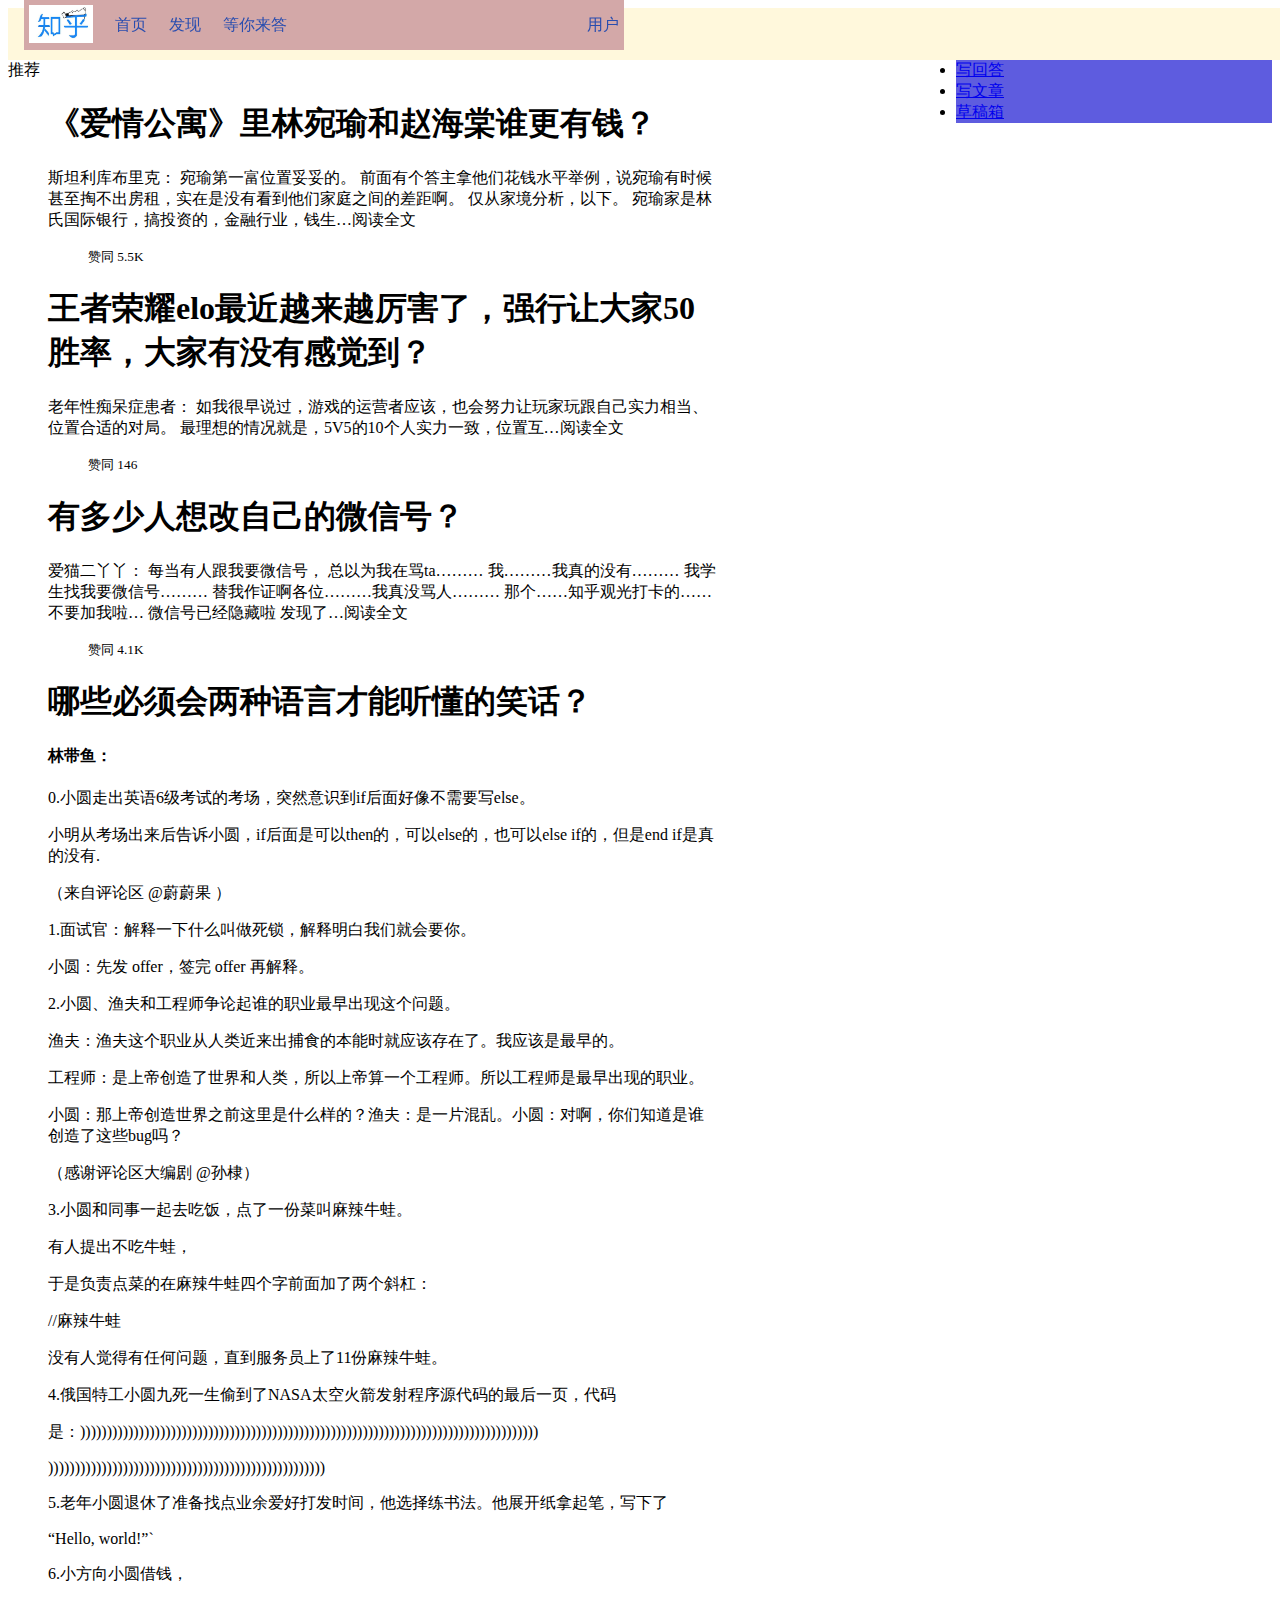
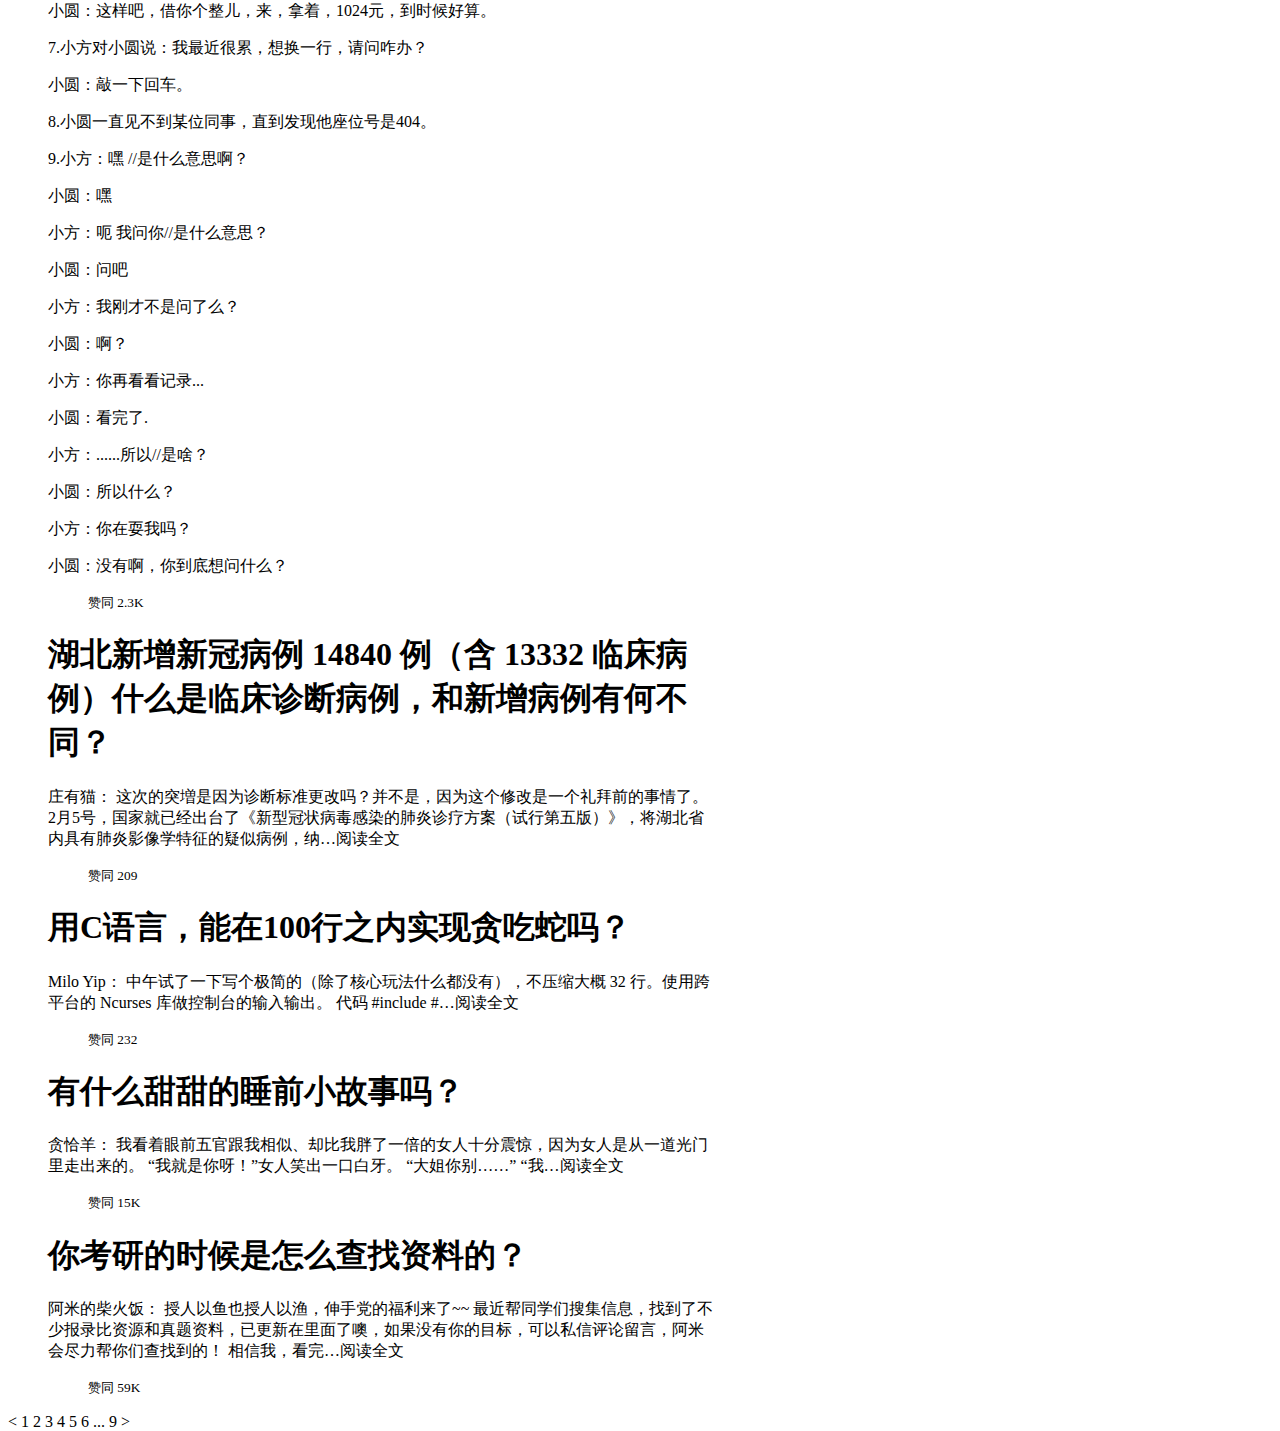
<file: lab1/index.html>
<!DOCTYPE html>
<html lang="zh">

<head>
    <meta charset="UTF-8">
    <meta name="viewport" content="width=device-width, initial-scale=1.0">
    <title>知乎</title>
    <link href="stylesheet.css" rel="stylesheet">

</head>

<body>
    <header>
        <nav>

            <ul class="nav_ul">
                <li><a class="logo" href="https://www.zhihu.com/">
                        <img src="images/zhihu_logo.jpeg" width="64" height="40">
                    </a>
                </li>
                <div class="left_nav">
                    <li><a href="https://www.zhihu.com/">首页</a></li>
                    <li><a href="https://www.zhihu.com/">发现</a></li>
                    <li><a href="https://www.zhihu.com/">等你来答</a></li>
                </div>

                <div class="right_nav">
                    <li><a href="https://www.zhihu.com/">用户</a></li>
                </div>
            </ul>
        </nav>
    </header>

    <div class="container">

        <aside>
            <li><a href="https://www.zhihu.com/creator/featured-question/knowledge-plan">写回答</a></li>
            <li><a href="https://zhuanlan.zhihu.com/write">写文章</a></li>
            <li><a href="https://www.zhihu.com/draft?type=answer">草稿箱</a></li>
        </aside>


        <section class="content">
            <div>
                <div>推荐</div>
            </div>

            <section>
                <ul>
                    <li>
                        <article>
                            <h1>《爱情公寓》里林宛瑜和赵海棠谁更有钱？</h1>
                            <p>
                                斯坦利库布里克： 宛瑜第一富位置妥妥的。 前面有个答主拿他们花钱水平举例，说宛瑜有时候甚至掏不出房租，实在是没有看到他们家庭之间的差距啊。 仅从家境分析，以下。
                                宛瑜家是林氏国际银行，搞投资的，金融行业，钱生…<a class="full-text">阅读全文</a>
                            </p>
                            <blockquote>
                                <small>​赞同 5.5K​</small>
                            </blockquote>
                        </article>
                    </li>
                    <li>
                        <article>
                        <h1>王者荣耀elo最近越来越厉害了，强行让大家50胜率，大家有没有感觉到？</h1>
                        老年性痴呆症患者： 如我很早说过，游戏的运营者应该，也会努力让玩家玩跟自己实力相当、位置合适的对局。 最理想的情况就是，5V5的10个人实力一致，位置互…<a
                            class="full-text">阅读全文</a>
                        ​ <blockquote>
                            ​<small>赞同 146​</small>
                        </blockquote>
                        </article>
                    </li>
                    <li>
                        <article>
                        <h1>有多少人想改自己的微信号？</h1>
                        <p>爱猫二丫丫： 每当有人跟我要微信号， 总以为我在骂ta……… 我………我真的没有……… 我学生找我要微信号……… 替我作证啊各位………我真没骂人………
                            那个……知乎观光打卡的……不要加我啦… 微信号已经隐藏啦 发现了…<a class="full-text">阅读全文</a>​</p>
                        <blockquote><small>赞同 4.1K​</small></blockquote>
                        </article>
                    </li>
                    <li>
                        <article>
                        <h1>哪些必须会两种语言才能听懂的笑话？</h1>
                        <h4 class="writer">林带鱼：</h4>
                        <p>0.小圆走出英语6级考试的考场，突然意识到if后面好像不需要写else。</p>
                        <p>小明从考场出来后告诉小圆，if后面是可以then的，可以else的，也可以else if的，但是end if是真的没有.</p>
                        <p>（来自评论区 @蔚蔚果 ）</p>
                        <p>1.面试官：解释一下什么叫做死锁，解释明白我们就会要你。</p>
                        <p>小圆：先发 offer，签完 offer 再解释。</p>
                        <p>2.小圆、渔夫和工程师争论起谁的职业最早出现这个问题。</p>
                        <p>渔夫：渔夫这个职业从人类近来出捕食的本能时就应该存在了。我应该是最早的。</p>
                        <p>工程师：是上帝创造了世界和人类，所以上帝算一个工程师。所以工程师是最早出现的职业。</p>
                        <p>小圆：那上帝创造世界之前这里是什么样的？渔夫：是一片混乱。小圆：对啊，你们知道是谁创造了这些bug吗？</p>
                        <p>（感谢评论区大编剧 @孙棣）</p>
                        <p>3.小圆和同事一起去吃饭，点了一份菜叫麻辣牛蛙。</p>
                        <p>有人提出不吃牛蛙，</p>
                        <p>于是负责点菜的在麻辣牛蛙四个字前面加了两个斜杠：</p>
                        <p>//麻辣牛蛙</p>
                        <p>没有人觉得有任何问题，直到服务员上了11份麻辣牛蛙。</p>
                        <p>4.俄国特工小圆九死一生偷到了NASA太空火箭发射程序源代码的最后一页，代码</p>
                        <p>是：))))))))))))))))))))))))))))))))))))))))))))))))))))))))))))))))))))))))))))))))))))))</p>
                        <p>))))))))))))))))))))))))))))))))))))))))))))))))))))</p>
                        <p>5.老年小圆退休了准备找点业余爱好打发时间，他选择练书法。他展开纸拿起笔，写下了</p>
                        <p>“Hello, world!”`</p>
                        <p>6.小方向小圆借钱，</p>
                        <p>小圆：这样吧，借你个整儿，来，拿着，1024元，到时候好算。</p>
                        <p>7.小方对小圆说：我最近很累，想换一行，请问咋办？</p>
                        <p>小圆：敲一下回车。</p>
                        <p>8.小圆一直见不到某位同事，直到发现他座位号是404。</p>
                        <p>9.小方：嘿 //是什么意思啊？</p>
                        <p>小圆：嘿</p>
                        <p>小方：呃 我问你//是什么意思？</p>
                        <p>小圆：问吧</p>
                        <p>小方：我刚才不是问了么？</p>
                        <p>小圆：啊？</p>
                        <p>小方：你再看看记录...</p>
                        <p>小圆：看完了.</p>
                        <p>小方：......所以//是啥？</p>
                        <p>小圆：所以什么？</p>
                        <p>小方：你在耍我吗？</p>
                        <p>小圆：没有啊，你到底想问什么？</p>
                        <blockquote><small>​赞同 2.3K​</small></blockquote>
                        </article>

                    </li>
                    <li>
                        <article>
                        <h1>湖北新增新冠病例 14840 例（含 13332 临床病例）什么是临床诊断病例，和新增病例有何不同？
                        </h1>
                        <p>庄有猫： 这次的突増是因为诊断标准更改吗？并不是，因为这个修改是一个礼拜前的事情了。
                            2月5号，国家就已经出台了《新型冠状病毒感染的肺炎诊疗方案（试行第五版）》，将湖北省内具有肺炎影像学特征的疑似病例，纳…<a class="full-text">阅读全文</a>​
                        </p>
                        <blockquote><small>​赞同 209​</small></blockquote>
                        </article>
                    </li>
                    <li>
                        <article>                        
                            <h1>用C语言，能在100行之内实现贪吃蛇吗？</h1>
                            <p>Milo Yip： 中午试了一下写个极简的（除了核心玩法什么都没有），不压缩大概 32 行。使用跨平台的 Ncurses 库做控制台的输入输出。 代码 #include
                            <curses.h> #…<a class="full-text">阅读全文</a>​
                            </p>
                        <blockquote><small>​赞同 232</small></blockquote>
                        </article>
                    </li>
                    <li>
                        <article>
                        <h1>有什么甜甜的睡前小故事吗？
                        </h1>
                        <p>贪恰羊： 我看着眼前五官跟我相似、却比我胖了一倍的女人十分震惊，因为女人是从一道光门里走出来的。 “我就是你呀！”女人笑出一口白牙。 “大姐你别……” “我…<a
                                class="full-text">阅读全文</a>​</p>
                        <blockquote><small>​赞同 15K</small></blockquote>
                        </article>
                    </li>
                    <li>
                        <article>
                        <h1>你考研的时候是怎么查找资料的？</h1>
                        <p>阿米的柴火饭： 授人以鱼也授人以渔，伸手党的福利来了~~
                            最近帮同学们搜集信息，找到了不少报录比资源和真题资料，已更新在里面了噢，如果没有你的目标，可以私信评论留言，阿米会尽力帮你们查找到的！ 相信我，看完…<a
                                class="full-text">阅读全文</a>​</p>
                        <blockquote><small>​赞同 59K</small></blockquote>
                        </article>
                    </li>
                </ul>
                <div class="pages-number">
                    < <span class="page-on">1</span> 2 3 4 5 6 ... 9 >
                </div>
            </section>
        </section>
    </div>
</body>

</html>
</file>
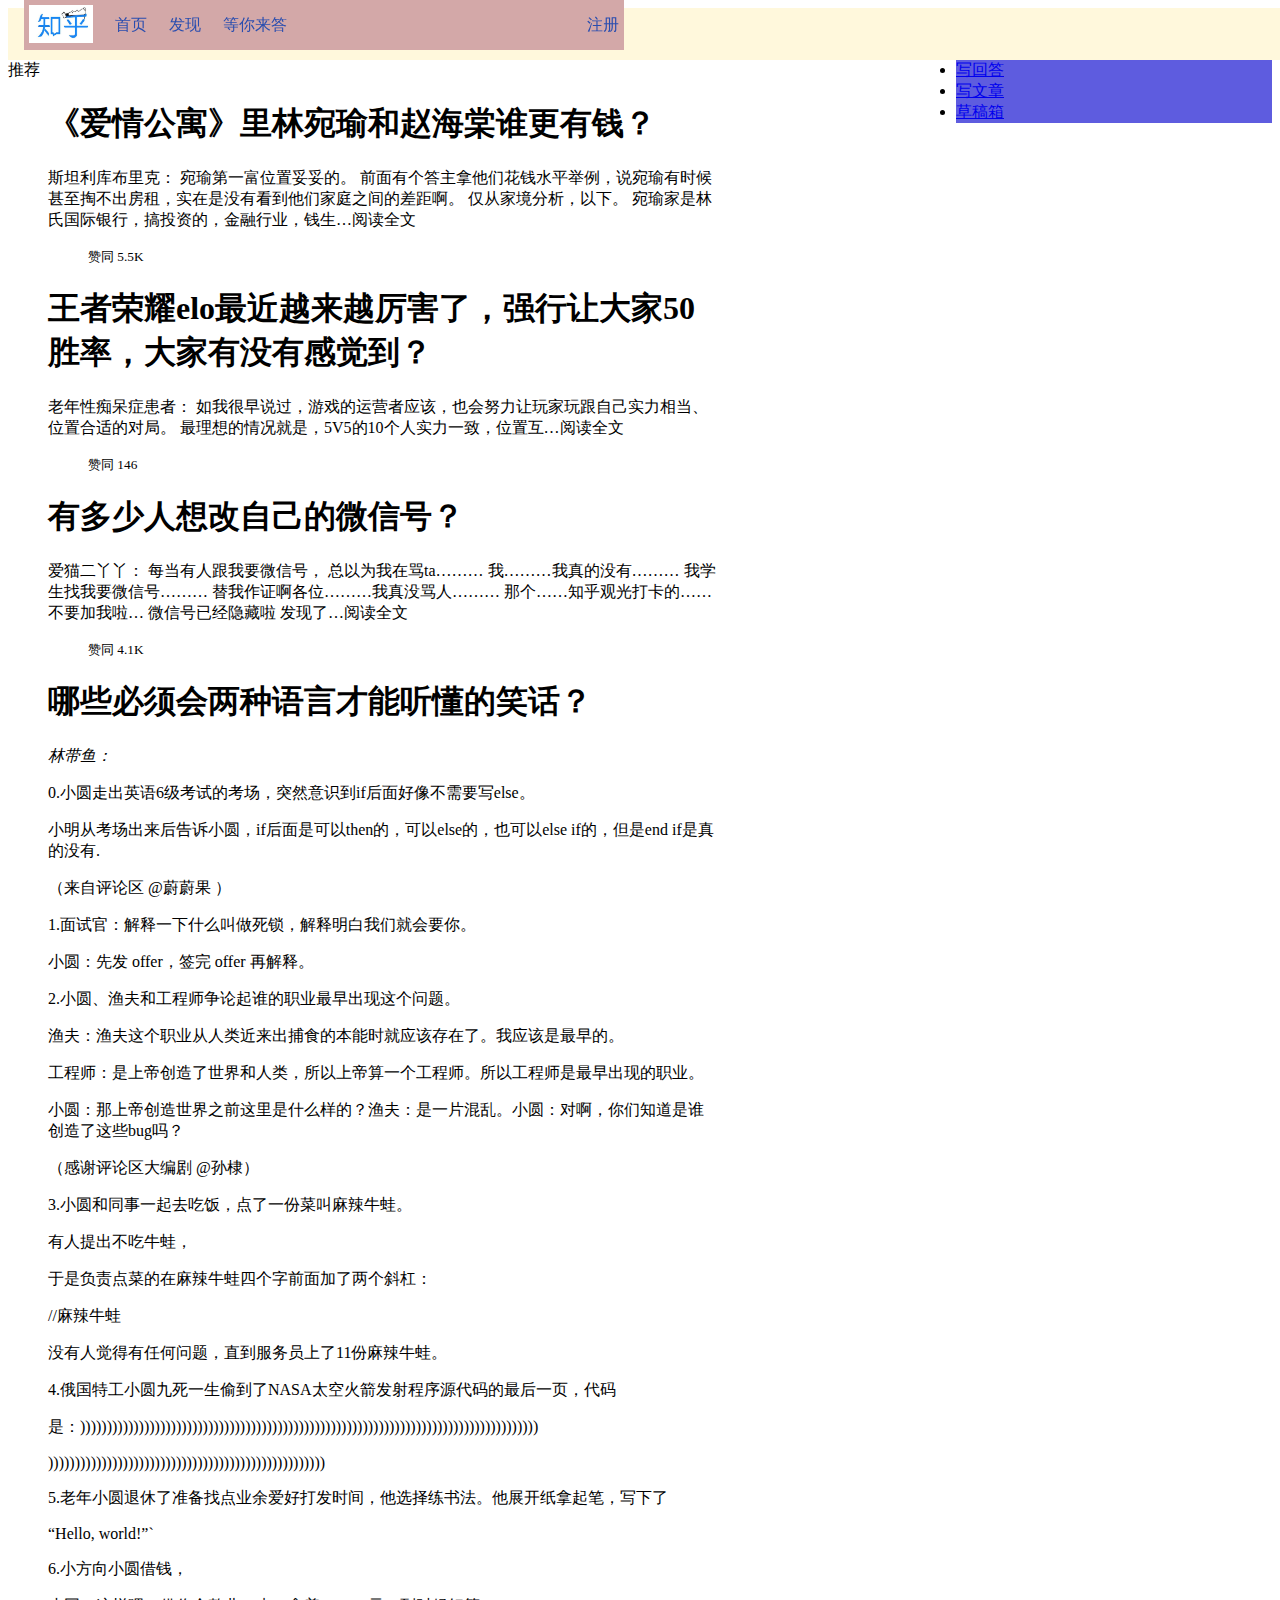
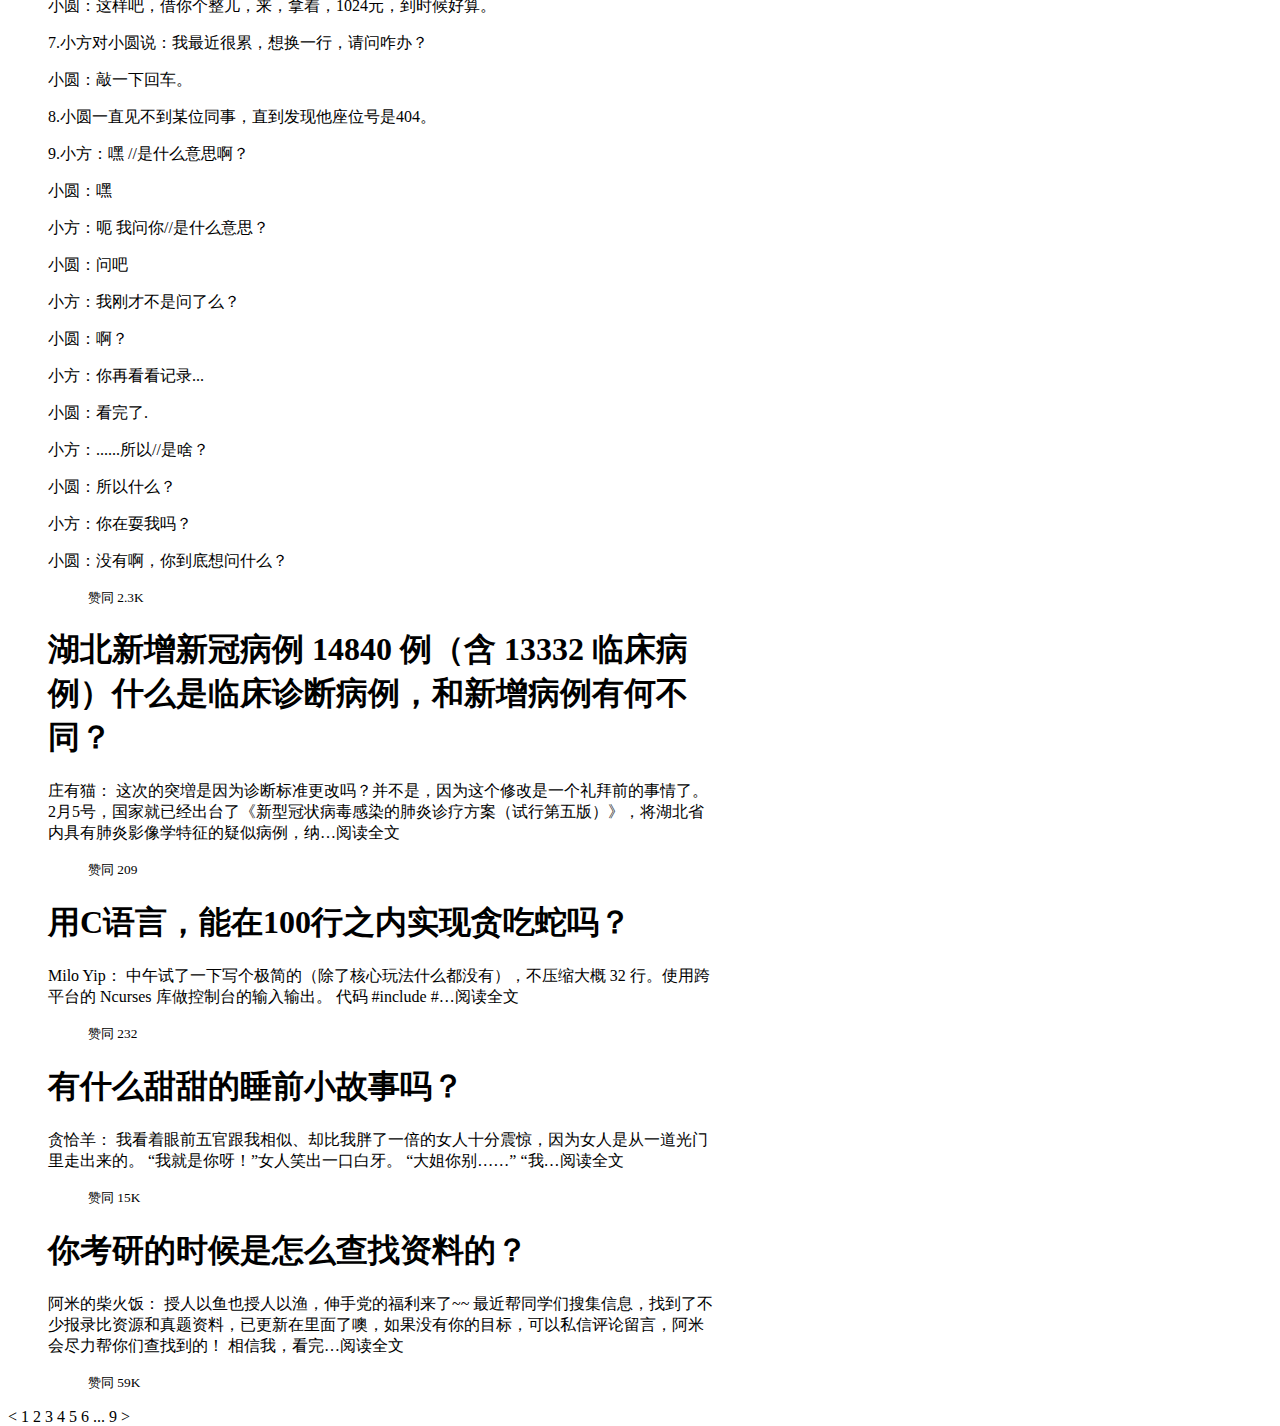
<file: lab2/index.html>
<!DOCTYPE html>
<html lang="zh">

<head>
    <meta charset="UTF-8">
    <meta name="viewport" content="width=device-width, initial-scale=1.0">
    <title>知乎</title>
    <link href="stylesheet.css" rel="stylesheet">

</head>

<body>
    <header>
        <nav>

            <ul class="nav_ul">
                <li><a class="logo" href="https://www.zhihu.com/">
                        <img src="images/zhihu_logo.jpeg" width="64" height="40">
                    </a>
                </li>
                <div class="left_nav">
                    <li><a href="https://www.zhihu.com/">首页</a></li>
                    <li><a href="https://www.zhihu.com/">发现</a></li>
                    <li><a href="https://www.zhihu.com/">等你来答</a></li>
                </div>

                <div class="right_nav">
                    <li><a href="register.html">注册</a></li>
                </div>
            </ul>
        </nav>
    </header>

    <main class="container">

        <aside>
            <li><a href="https://www.zhihu.com/creator/featured-question/knowledge-plan">写回答</a></li>
            <li><a href="https://zhuanlan.zhihu.com/write">写文章</a></li>
            <li><a href="https://www.zhihu.com/draft?type=answer">草稿箱</a></li>
        </aside>


        <section class="content">
            <div>
                <div>推荐</div>
            </div>

            <section>
                <ul>
                    <li>
                        <article>
                            <h1>《爱情公寓》里林宛瑜和赵海棠谁更有钱？</h1>
                            <p>
                                斯坦利库布里克： 宛瑜第一富位置妥妥的。 前面有个答主拿他们花钱水平举例，说宛瑜有时候甚至掏不出房租，实在是没有看到他们家庭之间的差距啊。 仅从家境分析，以下。
                                宛瑜家是林氏国际银行，搞投资的，金融行业，钱生…<a class="full-text">阅读全文</a>
                            </p>
                            <blockquote>
                                <small>​赞同 5.5K​</small>
                            </blockquote>
                        </article>
                    </li>
                    <li>
                        <article>
                        <h1>王者荣耀elo最近越来越厉害了，强行让大家50胜率，大家有没有感觉到？</h1>
                        老年性痴呆症患者： 如我很早说过，游戏的运营者应该，也会努力让玩家玩跟自己实力相当、位置合适的对局。 最理想的情况就是，5V5的10个人实力一致，位置互…<a
                            class="full-text">阅读全文</a>
                        ​ <blockquote>
                            ​<small>赞同 146​</small>
                        </blockquote>
                        </article>
                    </li>
                    <li>
                        <article>
                        <h1>有多少人想改自己的微信号？</h1>
                        <p>爱猫二丫丫： 每当有人跟我要微信号， 总以为我在骂ta……… 我………我真的没有……… 我学生找我要微信号……… 替我作证啊各位………我真没骂人………
                            那个……知乎观光打卡的……不要加我啦… 微信号已经隐藏啦 发现了…<a class="full-text">阅读全文</a>​</p>
                        <blockquote><small>赞同 4.1K​</small></blockquote>
                        </article>
                    </li>
                    <li>
                        <article>
                        <h1>哪些必须会两种语言才能听懂的笑话？</h1>
                        <address class="writer">林带鱼：</address>
                        <p>0.小圆走出英语6级考试的考场，突然意识到if后面好像不需要写else。</p>
                        <p>小明从考场出来后告诉小圆，if后面是可以then的，可以else的，也可以else if的，但是end if是真的没有.</p>
                        <p>（来自评论区 @蔚蔚果 ）</p>
                        <p>1.面试官：解释一下什么叫做死锁，解释明白我们就会要你。</p>
                        <p>小圆：先发 offer，签完 offer 再解释。</p>
                        <p>2.小圆、渔夫和工程师争论起谁的职业最早出现这个问题。</p>
                        <p>渔夫：渔夫这个职业从人类近来出捕食的本能时就应该存在了。我应该是最早的。</p>
                        <p>工程师：是上帝创造了世界和人类，所以上帝算一个工程师。所以工程师是最早出现的职业。</p>
                        <p>小圆：那上帝创造世界之前这里是什么样的？渔夫：是一片混乱。小圆：对啊，你们知道是谁创造了这些bug吗？</p>
                        <p>（感谢评论区大编剧 @孙棣）</p>
                        <p>3.小圆和同事一起去吃饭，点了一份菜叫麻辣牛蛙。</p>
                        <p>有人提出不吃牛蛙，</p>
                        <p>于是负责点菜的在麻辣牛蛙四个字前面加了两个斜杠：</p>
                        <p>//麻辣牛蛙</p>
                        <p>没有人觉得有任何问题，直到服务员上了11份麻辣牛蛙。</p>
                        <p>4.俄国特工小圆九死一生偷到了NASA太空火箭发射程序源代码的最后一页，代码</p>
                        <p>是：))))))))))))))))))))))))))))))))))))))))))))))))))))))))))))))))))))))))))))))))))))))</p>
                        <p>))))))))))))))))))))))))))))))))))))))))))))))))))))</p>
                        <p>5.老年小圆退休了准备找点业余爱好打发时间，他选择练书法。他展开纸拿起笔，写下了</p>
                        <p>“Hello, world!”`</p>
                        <p>6.小方向小圆借钱，</p>
                        <p>小圆：这样吧，借你个整儿，来，拿着，1024元，到时候好算。</p>
                        <p>7.小方对小圆说：我最近很累，想换一行，请问咋办？</p>
                        <p>小圆：敲一下回车。</p>
                        <p>8.小圆一直见不到某位同事，直到发现他座位号是404。</p>
                        <p>9.小方：嘿 //是什么意思啊？</p>
                        <p>小圆：嘿</p>
                        <p>小方：呃 我问你//是什么意思？</p>
                        <p>小圆：问吧</p>
                        <p>小方：我刚才不是问了么？</p>
                        <p>小圆：啊？</p>
                        <p>小方：你再看看记录...</p>
                        <p>小圆：看完了.</p>
                        <p>小方：......所以//是啥？</p>
                        <p>小圆：所以什么？</p>
                        <p>小方：你在耍我吗？</p>
                        <p>小圆：没有啊，你到底想问什么？</p>
                        <blockquote><small>​赞同 2.3K​</small></blockquote>
                        </article>

                    </li>
                    <li>
                        <article>
                        <h1>湖北新增新冠病例 14840 例（含 13332 临床病例）什么是临床诊断病例，和新增病例有何不同？
                        </h1>
                        <p>庄有猫： 这次的突増是因为诊断标准更改吗？并不是，因为这个修改是一个礼拜前的事情了。
                            2月5号，国家就已经出台了《新型冠状病毒感染的肺炎诊疗方案（试行第五版）》，将湖北省内具有肺炎影像学特征的疑似病例，纳…<a class="full-text">阅读全文</a>​
                        </p>
                        <blockquote><small>​赞同 209​</small></blockquote>
                        </article>
                    </li>
                    <li>
                        <article>                        
                            <h1>用C语言，能在100行之内实现贪吃蛇吗？</h1>
                            <p>Milo Yip： 中午试了一下写个极简的（除了核心玩法什么都没有），不压缩大概 32 行。使用跨平台的 Ncurses 库做控制台的输入输出。 代码 #include
                            <curses.h> #…<a class="full-text">阅读全文</a>​
                            </p>
                        <blockquote><small>​赞同 232</small></blockquote>
                        </article>
                    </li>
                    <li>
                        <article>
                        <h1>有什么甜甜的睡前小故事吗？
                        </h1>
                        <p>贪恰羊： 我看着眼前五官跟我相似、却比我胖了一倍的女人十分震惊，因为女人是从一道光门里走出来的。 “我就是你呀！”女人笑出一口白牙。 “大姐你别……” “我…<a
                                class="full-text">阅读全文</a>​</p>
                        <blockquote><small>​赞同 15K</small></blockquote>
                        </article>
                    </li>
                    <li>
                        <article>
                        <h1>你考研的时候是怎么查找资料的？</h1>
                        <p>阿米的柴火饭： 授人以鱼也授人以渔，伸手党的福利来了~~
                            最近帮同学们搜集信息，找到了不少报录比资源和真题资料，已更新在里面了噢，如果没有你的目标，可以私信评论留言，阿米会尽力帮你们查找到的！ 相信我，看完…<a
                                class="full-text">阅读全文</a>​</p>
                        <blockquote><small>​赞同 59K</small></blockquote>
                        </article>
                    </li>
                </ul>
                <div class="pages-number">
                    &lt; <span class="page-on">1</span> 2 3 4 5 6 ... 9 &gt;
                </div>
            </section>
        </section>
    </main>
</body>

</html>
</file>
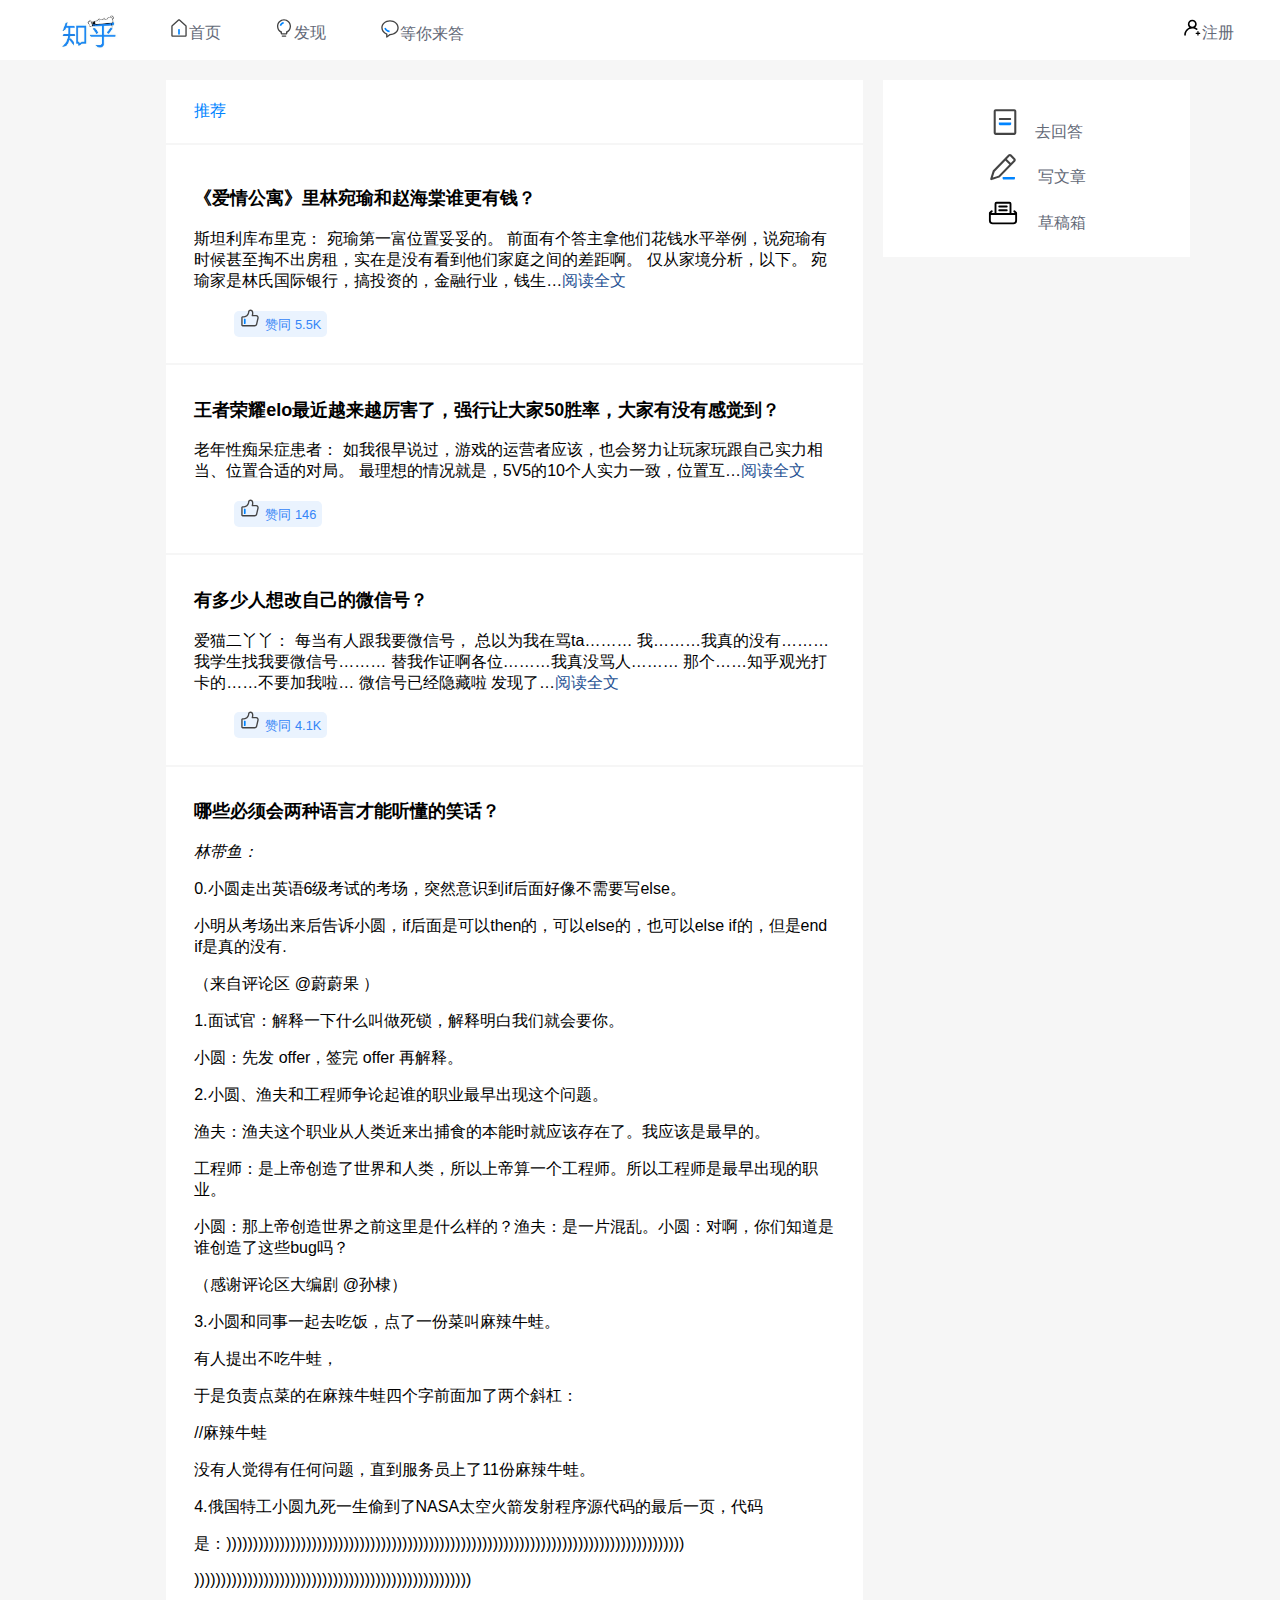
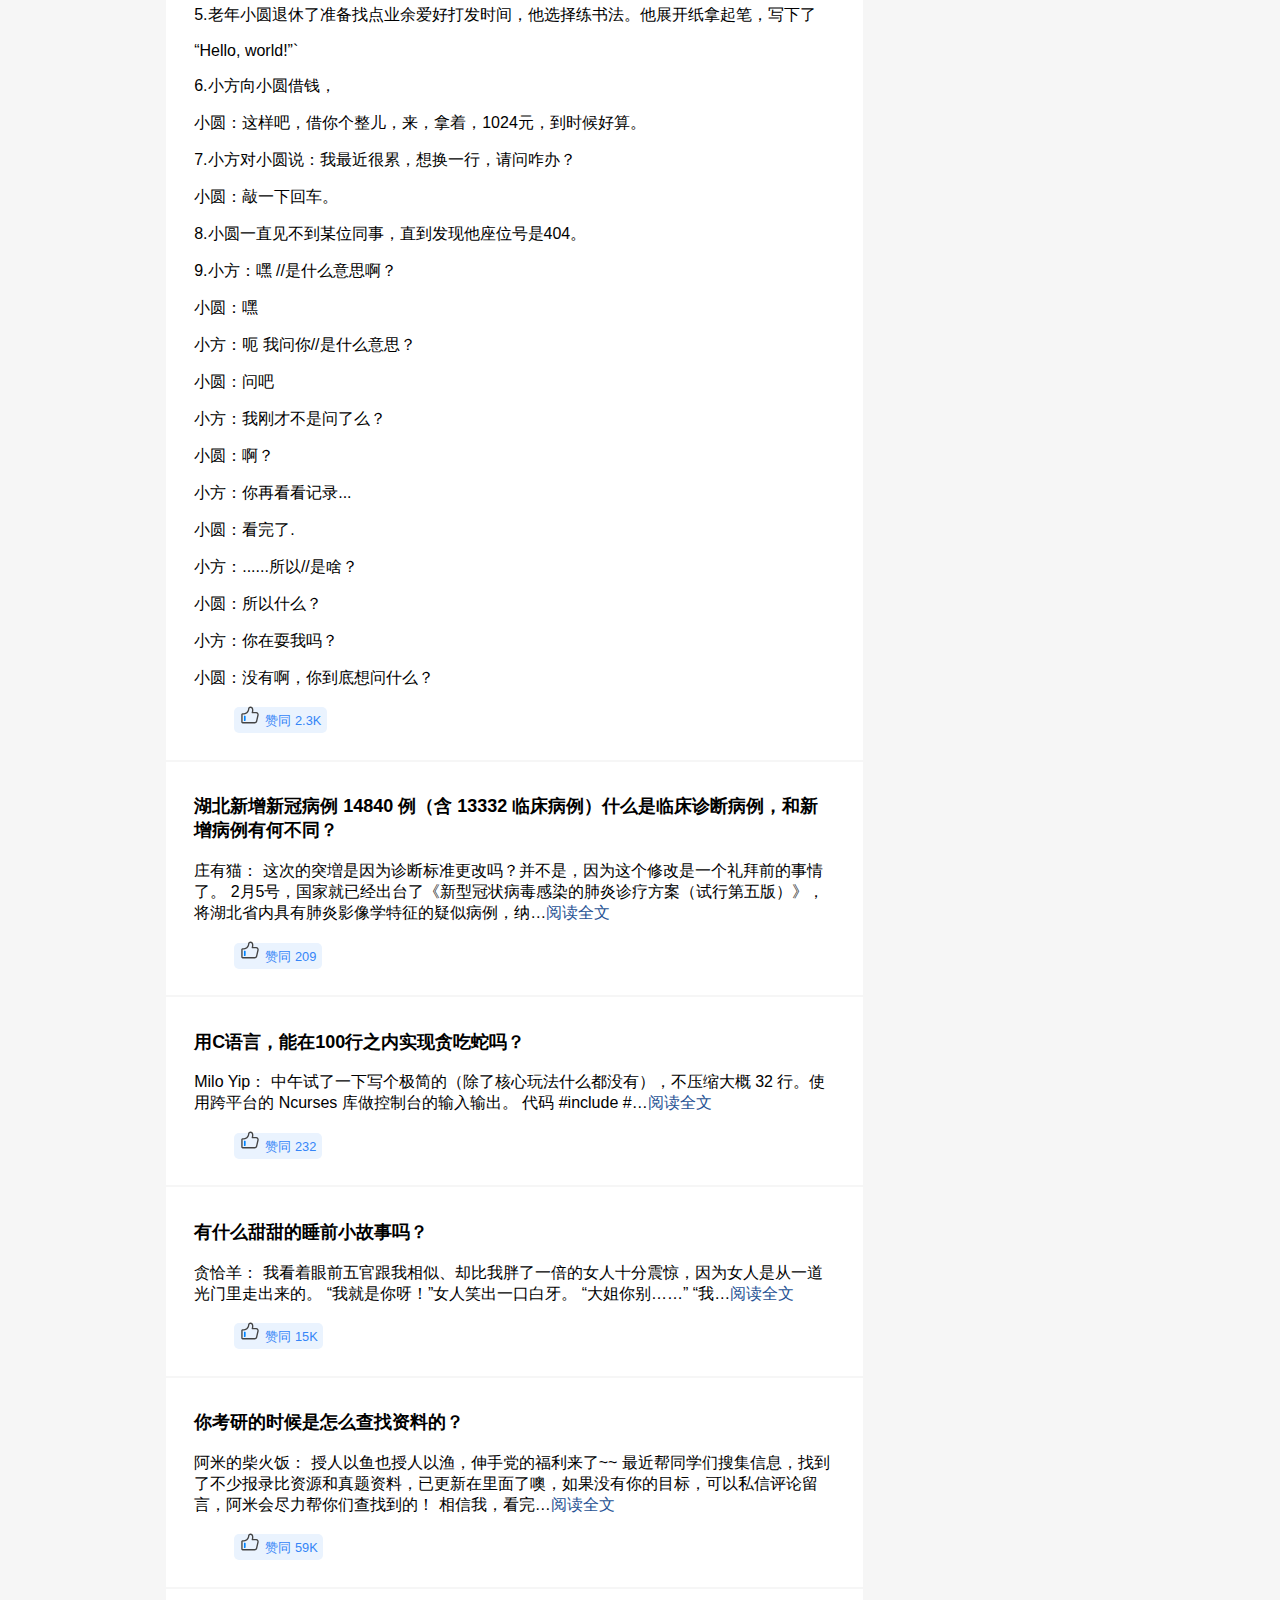
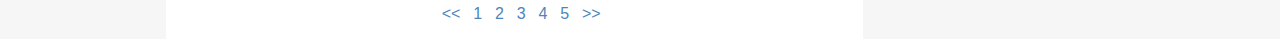
<file: lab3/index.html>
<!DOCTYPE html>
<html lang="zh">

<head>
    <meta charset="UTF-8">
    <meta name="viewport" content="width=device-width, initial-scale=1.0">
    <title>知乎</title>
    <link href='css/reset.css' rel='stylesheet'>
    <link href="css/index.css" rel="stylesheet">

</head>

<body>
    <nav>

        <ul class="nav ul">
            <li class="logo"><a href="https://www.zhihu.com/">
                    <img src="images/zhihu_logo.jpeg" width="68" height="42">
                </a>
            </li>

            <li class="left-nav home"><a href="https://www.zhihu.com/"><svg t="1585392166895" class="icon"
                        viewBox="0 0 1024 1024" version="1.1" xmlns="http://www.w3.org/2000/svg" p-id="2793"
                        width="20px" height="20px">
                        <path
                            d="M838.427514 958.708971H185.572486c-37.901215 0-68.721151-30.829146-68.721151-68.721151V426.637844a68.798922 68.798922 0 0 1 22.88522-51.205219L466.716654 82.836637c26.173103-23.429619 65.60109-23.387663 91.740424 0.083911l325.873906 292.544822a68.812225 68.812225 0 0 1 22.817681 51.138704v463.383746c0 37.892005-30.820959 68.721151-68.721151 68.721151zM512.553609 134.042879L185.572486 426.637844v463.349976h652.855028v-463.383746L512.537236 134.051065l0.016373-0.008186z m-0.017397 0.008186z m-22.901592-25.611307h0.167822-0.167822z"
                            fill="#444444" p-id="2794"></path>
                        <path
                            d="M554.951231 838.555427h-85.901439V598.030375c0-18.977213 15.383362-34.360576 34.360576-34.360575h17.180288c18.977213 0 34.360576 15.383362 34.360575 34.360575v240.525052z"
                            fill="#0084ff" p-id="2795"></path>
                    </svg>首页</a></li>
            <li class="left-nav discover"><a href="https://www.zhihu.com/"><svg t="1585392209655" class="icon"
                        viewBox="0 0 1024 1024" version="1.1" xmlns="http://www.w3.org/2000/svg" p-id="3067"
                        width="20px" height="20px">
                        <path
                            d="M615.003955 846.760297H408.995021c-37.872562 0-68.669986-30.80561-68.669985-68.669986v-51.501978c0-18.960841 15.373129-34.334993 34.334993-34.334993 18.960841 0 34.334993 15.373129 34.334992 34.334993v51.501978h206.008934v-51.485605c0-18.960841 15.373129-34.334993 34.334993-34.334993s34.334993 15.373129 34.334993 34.334993v51.485605c0 37.864376-30.797423 68.669986-68.669986 68.669986zM597.836971 958.708971H426.163029c-18.960841 0-34.334993-15.373129-34.334992-34.334993s15.373129-34.334993 34.334992-34.334992h171.673942c18.960841 0 34.334993 15.373129 34.334992 34.334992s-15.374152 34.334993-34.334992 34.334993z"
                            fill="#444444" p-id="3068"></path>
                        <path
                            d="M649.356344 759.187799c-13.227256 0-25.835412-7.695263-31.485085-20.596084-7.594979-17.376763 0.352017-37.620829 17.720594-45.206598 103.775528-45.349861 168.254052-147.875932 168.254051-267.579221 0-160.928203-130.918725-291.845904-291.845904-291.845905s-291.846928 130.918725-291.846928 291.846928c0 119.694079 64.478524 222.221174 168.254052 267.579221 17.384949 7.594979 25.315572 27.829835 17.720593 45.206598-7.611352 17.376763-27.863604 25.331945-45.215807 17.712407C231.737922 699.856505 151.48411 573.213153 151.48411 425.806919c0-198.791555 161.732521-360.51589 360.51589-360.51589S872.51589 227.01434 872.51589 425.806919c0 147.415444-80.254835 274.058796-209.428823 330.498226a34.129308 34.129308 0 0 1-13.730723 2.882654z"
                            fill="#444444" p-id="3069"></path>
                        <path
                            d="M383.244544 400.407436H297.407574c0-108.86443 88.570221-197.425442 197.425441-197.425442v85.836971c-61.528332 0-111.588471 50.060139-111.588471 111.588471z"
                            fill="#0084ff" p-id="3070"></path>
                    </svg>发现</a></li>
            <li class='left-nav answer'><a href="https://www.zhihu.com/"><svg t="1585392241230" class="icon"
                        viewBox="0 0 1024 1024" version="1.1" xmlns="http://www.w3.org/2000/svg" p-id="3205"
                        width="20px" height="20px">
                        <path
                            d="M347.554694 958.708971a34.381042 34.381042 0 0 1-15.352663-3.61534 34.375925 34.375925 0 0 1-19.009959-30.746259V794.951327C161.80006 730.228233 65.290005 597.133959 65.290005 450.154443c0-212.214263 200.384843-384.864438 446.708972-384.864438S958.708971 237.940181 958.708971 450.154443c0 208.857818-194.093557 379.385657-435.048397 384.729362L368.208083 951.804724a34.305317 34.305317 0 0 1-20.653389 6.904247z m164.445306-824.693721c-208.42189 0-377.98475 141.820006-377.98475 316.139193 0 125.050064 88.506776 238.598166 225.469148 289.285593 13.472849 4.983501 22.432918 17.844413 22.432918 32.222889v83.833337l109.429295-82.306565a34.362622 34.362622 0 0 1 20.654412-6.904247c208.42189 0 377.98475-141.820006 377.984751-316.131007C889.98475 275.835256 720.42189 134.01525 512 134.01525z"
                            fill="#444444" p-id="3206"></path>
                        <path
                            d="M490.388796 675.170267c-124.697023 0-226.391147-74.748425-272.045952-199.940729l80.704066-29.429263c33.238009 91.174536 102.986559 143.464459 191.341886 143.46446v85.905532z"
                            fill="#0084ff" p-id="3207"></path>
                    </svg>等你来答</a></li>



            <li class='register'><a href="register.html"><svg t="1585392340842" class="icon" viewBox="0 0 1024 1024"
                        version="1.1" xmlns="http://www.w3.org/2000/svg" p-id="5296"  width="20px" height="20px">
                        <path
                            d="M752.779277 614.774544c22.772498 0 41.198849-18.466262 41.198849-41.195779 0-13.119284-6.122673-24.787464-15.663319-32.329517l0.212856-0.25993c-31.702207-24.541861-66.94621-44.657755-105.004413-59.222002 48.439015-41.559066 79.256028-103.114295 79.256028-171.951647 0-125.12133-101.463639-226.585993-226.585993-226.585993-125.123377 0-226.587016 101.464663-226.587016 226.585993 0 68.837352 30.818036 130.392581 79.257051 171.951647-154.571154 59.301823-264.565398 208.763415-264.646242 384.297793l0 0.079821c0.080844 22.689607 18.507195 41.118004 41.198849 41.118004 22.770451 0 41.116981-18.428398 41.196802-41.118004 0-181.727662 147.894851-329.58158 329.58158-329.58158 74.497474 0 143.081036 25.128238 198.294595 66.945187C731.868244 610.484682 741.817205 614.774544 752.779277 614.774544zM526.193284 454.008059c-79.498561 0-144.190342-64.692805-144.190342-144.192389 0-79.498561 64.693828-144.191366 144.190342-144.191366 79.498561 0 144.191366 64.692805 144.191366 144.191366S605.691845 454.008059 526.193284 454.008059zM909.926191 752.851423 848.129453 752.851423l0-61.798785c0.001023-17.057115-13.839719-30.897857-30.897857-30.897857-17.099073 0-30.897857 13.840742-30.897857 30.897857l0 61.798785-61.796738 0c-17.097026 0-30.896834 13.838695-30.896834 30.897857 0 17.057115 13.799808 30.897857 30.896834 30.897857l61.796738 0 0 61.796738c0 17.059162 13.798785 30.895811 30.897857 30.895811 17.058139 0 30.897857-13.836649 30.897857-30.895811l0-61.796738 61.796738 0c17.058139 0 30.897857-13.840742 30.897857-30.897857C940.824049 766.691142 926.985353 752.851423 909.926191 752.851423z"
                            p-id="5297"></path>
                    </svg>注册</a></li>

        </ul>
    </nav>

    <main class="container">

        <aside>
            <li><a href="https://www.zhihu.com/creator/featured-question/knowledge-plan"><svg t="1585389067385"
                        class="icon" viewBox="0 0 1024 1024" version="1.1" xmlns="http://www.w3.org/2000/svg"
                        p-id="3207" width="30px" height="30px">
                        <path
                            d="M687.62512704 617.37467423H336.38392506c-19.39812899 0-35.12422044-15.725086-35.12422143-35.12422142V529.56462437h421.48863839v52.68582844c0.00100545 19.39913446-15.725086 35.12422044-35.12321498 35.12422142z"
                            fill="#0084ff" p-id="3208"></path>
                        <path
                            d="M828.11597607 951.0502454H195.88301846c-38.74295185 0-70.24844188-31.51353569-70.24844187-70.24844089v-737.60561994c0-38.73389975 31.50549003-70.24844188 70.24844188-70.24844189H828.11597607c38.74295185 0 70.24844188 31.51353569 70.2484409 70.24844189v737.60561994c0 38.7349062-31.50549003 70.24844188-70.2484409 70.24844089zM195.88301846 143.19719002v737.60561995h632.28425086l-0.05129325-737.60561995H195.88301846z"
                            fill="#444444" p-id="3209"></path>
                        <path
                            d="M687.62009875 441.75155812H336.37990125c-19.39712254 0-35.12422044-15.72709789-35.12422045-35.12422045s15.72709789-35.12422044 35.12422045-35.12422045h351.2401975c19.39712254 0 35.12422044 15.72709789 35.12422045 35.12422045s-15.72709789 35.12422044-35.12422045 35.12422045z"
                            fill="#444444" p-id="3210"></path>
                    </svg><span class='icon name'>去回答</span></a></li>
            <li><a href="https://zhuanlan.zhihu.com/write">
                    <svg t="1585389216527" class="icon" viewBox="0 0 1024 1024" version="1.1"
                        xmlns="http://www.w3.org/2000/svg" p-id="3345" width="30px" height="30px">
                        <path
                            d="M110.427018 958.708971a34.891671 34.891671 0 0 1-24.519439-10.04989 34.903951 34.903951 0 0 1-8.855692-35.234479c86.832647-280.077883 86.96977-280.231379 94.920859-288.387129L696.569646 86.414115c13.275351-13.624299 31.054273-21.12411 50.079582-21.12411 19.007913 0 36.787858 7.498788 50.062186 21.12411l131.844817 135.368061c26.618241 27.360138 26.618241 70.187549 0 97.523127L402.695548 859.258958c-8.411577 8.360412-8.565073 8.505721-281.417391 97.727789a34.952047 34.952047 0 0 1-10.851139 1.722224z m116.846219-290.273083c-8.292873 24.706705-37.589107 118.185726-63.388703 201.034643 80.007195-26.26827 169.758312-55.923684 194.140629-64.506153l520.467859-534.416545L746.649228 135.179772l-0.033769-0.033769-519.342222 533.289885z m149.316747 166.935011h0.170892-0.170892z"
                            fill="#444444" p-id="3346"></path>
                        <path
                            d="M762.158457 442.882829c-8.940626 0-17.882276-3.412726-24.706705-10.238178l-157.251464-157.251464c-13.649881-13.641695-13.649881-35.772738 0-49.414433 13.649881-13.649881 35.763528-13.649881 49.414433 0l157.251464 157.251464c13.649881 13.641695 13.649881 35.772738 0 49.414433-6.825452 6.825452-15.766079 10.238179-24.707728 10.238178z"
                            fill="#444444" p-id="3347"></path>
                        <path
                            d="M919.39764 851.140047H500.06211v52.416813c0 19.299555 15.645328 34.944883 34.944883 34.944884h349.446787c19.299555 0 34.944883-15.645328 34.944884-34.944884v-52.416813z"
                            fill="#0084ff" p-id="3348"></path>
                    </svg>
                    <span class='icon name'>写文章</span></a></li>
            <li><a href="https://www.zhihu.com/draft?type=answer">
                    <svg t="1585389305490" class="icon" viewBox="0 0 1024 1024" version="1.1"
                        xmlns="http://www.w3.org/2000/svg" p-id="1639" width="30px" height="30px">
                        <path
                            d="M982.656 486.912l-61.632-61.568a33.024 33.024 0 0 0-46.656 46.656l39.936 40H800V192a64 64 0 0 0-64-64h-448a64 64 0 0 0-64 64v320H110.976l39.552-39.488a33.152 33.152 0 1 0-47.04-46.976l-62.016 61.952a32.896 32.896 0 0 0-9.472 24.896V768a128 128 0 0 0 128 128h704a128 128 0 0 0 128-128V512h-0.064a32.64 32.64 0 0 0-9.28-25.088zM288 192h448v320h-448V192z m640 576a64 64 0 0 1-64 64h-704a64 64 0 0 1-64-64V576h832v192z"
                            fill="0084ff" p-id="1640"></path>
                        <path
                            d="M640 256H384a32 32 0 0 0 0 64h256a32 32 0 0 0 0-64zM640 384H384a32 32 0 0 0 0 64h256a32 32 0 0 0 0-64z"
                            fill="0084ff" p-id="1641"></path>
                    </svg>
                    <span class='icon name'>草稿箱</span></a></li>
        </aside>


        <section class="content">
            <span class="headline"><span>推荐</span></span>

            <ul>
                <li>
                    <article>
                        <h3><a>《爱情公寓》里林宛瑜和赵海棠谁更有钱？</a></h3>
                        <p>
                            斯坦利库布里克： 宛瑜第一富位置妥妥的。 前面有个答主拿他们花钱水平举例，说宛瑜有时候甚至掏不出房租，实在是没有看到他们家庭之间的差距啊。 仅从家境分析，以下。
                            宛瑜家是林氏国际银行，搞投资的，金融行业，钱生…<a class="full-text">阅读全文</a>
                        </p>
                        <blockquote>
                            <small><svg t="1585390159596" class="icon" viewBox="0 0 1024 1024" version="1.1"
                                    xmlns="http://www.w3.org/2000/svg" p-id="3483" width="20px" height="20px">
                                    <path
                                        d="M753.116523 941.534823c-1.090844 0-2.181689-0.050142-3.255137-0.151449l-615.862509-0.11768c-18.372439 0-35.637662-7.164167-48.608068-20.168342-12.986779-12.986779-20.117177-30.268374-20.100804-48.63365l0.251734-381.363708c0.033769-34.472116 25.855878-63.767326 60.050677-68.147076 97.635691-12.525268 175.203324-34.278711 202.418153-56.779168 42.970674-35.479049 80.638575-105.303324 80.638575-149.423171 0-75.303057 58.960857-134.288472 134.212748-134.288472 60.789505 0 113.122407 40.093137 129.280412 98.223068a32.526811 32.526811 0 0 1 2.030239 6.224772c6.326079 28.741601 9.530051 57.642838 9.530051 85.906555 0 28.54922-3.037173 56.80475-9.060353 84.430948l146.427953 0.11768c3.003404 0 5.838985 0.201591 8.624425 0.595565 44.715411 2.533706 85.168752 26.426883 108.524692 64.237023 14.799054 23.196305 21.862937 50.620911 20.268626 79.086219a68.663846 68.663846 0 0 1-2.315742 20.420076l-73.910337 326.446957c-2.164293 8.137331-5.050016 14.739702-8.826016 20.612456-11.242042 21.375843-27.634384 39.228443-47.567365 51.711756-21.643949 13.744026-46.862307 21.059642-72.751954 21.059641zM542.862915 151.190421c-37.332257 0-65.487503 28.187993-65.487504 65.563228 0 72.106248-53.691853 159.540599-105.588826 202.409966-49.127907 40.60479-156.25988 61.544705-237.452064 71.964008l-0.319271 381.396454 619.101273 0.134053c0.889253 0 1.762133 0.033769 2.63399 0.100284a67.180052 67.180052 0 0 0 33.456996-10.419304c10.101055-6.325056 18.305925-15.470343 23.90955-26.560936a34.168194 34.168194 0 0 1 2.63399-4.387937l73.742514-326.228992c-0.151449-1.736551 0.167822-4.756327 0.285503-6.502088 1.057075-14.446014-2.332115-28.255531-9.765411-39.933501-11.979846-19.379373-32.550347-31.267121-55.286164-32.206516a33.92567 33.92567 0 0 1-4.78191-0.529049l-190.656271-0.050142a34.393321 34.393321 0 0 1-27.986401-14.46341 34.393321 34.393321 0 0 1-4.429893-31.191396c12.013615-34.530444 18.104333-70.688969 18.104333-107.467617 0-21.686928-2.315742-43.910069-6.862291-66.158793a32.509415 32.509415 0 0 1-1.426489-4.622274c-6.928806-29.931706-33.17047-50.846038-63.825654-50.846038z"
                                        fill="#444444" p-id="3484"></path>
                                    <path
                                        d="M261.129322 821.343417h-58.416457V546.441417h58.416457c15.182794 0 27.490098 15.384385 27.490098 34.362622v206.176756c0 18.978237-12.307304 34.362622-27.490098 34.362622z"
                                        fill="#0084ff" p-id="3485"></path>
                                </svg>​赞同 5.5K​</small>
                        </blockquote>
                    </article>
                </li>
                <li>
                    <article>
                        <h3><a>王者荣耀elo最近越来越厉害了，强行让大家50胜率，大家有没有感觉到？</a></h3>
                        <p>老年性痴呆症患者： 如我很早说过，游戏的运营者应该，也会努力让玩家玩跟自己实力相当、位置合适的对局。 最理想的情况就是，5V5的10个人实力一致，位置互…<a
                                class="full-text">阅读全文</a></p>
                        <blockquote>
                            <small><svg t="1585390159596" class="icon" viewBox="0 0 1024 1024" version="1.1"
                                    xmlns="http://www.w3.org/2000/svg" p-id="3483" width="20px" height="20px">
                                    <path
                                        d="M753.116523 941.534823c-1.090844 0-2.181689-0.050142-3.255137-0.151449l-615.862509-0.11768c-18.372439 0-35.637662-7.164167-48.608068-20.168342-12.986779-12.986779-20.117177-30.268374-20.100804-48.63365l0.251734-381.363708c0.033769-34.472116 25.855878-63.767326 60.050677-68.147076 97.635691-12.525268 175.203324-34.278711 202.418153-56.779168 42.970674-35.479049 80.638575-105.303324 80.638575-149.423171 0-75.303057 58.960857-134.288472 134.212748-134.288472 60.789505 0 113.122407 40.093137 129.280412 98.223068a32.526811 32.526811 0 0 1 2.030239 6.224772c6.326079 28.741601 9.530051 57.642838 9.530051 85.906555 0 28.54922-3.037173 56.80475-9.060353 84.430948l146.427953 0.11768c3.003404 0 5.838985 0.201591 8.624425 0.595565 44.715411 2.533706 85.168752 26.426883 108.524692 64.237023 14.799054 23.196305 21.862937 50.620911 20.268626 79.086219a68.663846 68.663846 0 0 1-2.315742 20.420076l-73.910337 326.446957c-2.164293 8.137331-5.050016 14.739702-8.826016 20.612456-11.242042 21.375843-27.634384 39.228443-47.567365 51.711756-21.643949 13.744026-46.862307 21.059642-72.751954 21.059641zM542.862915 151.190421c-37.332257 0-65.487503 28.187993-65.487504 65.563228 0 72.106248-53.691853 159.540599-105.588826 202.409966-49.127907 40.60479-156.25988 61.544705-237.452064 71.964008l-0.319271 381.396454 619.101273 0.134053c0.889253 0 1.762133 0.033769 2.63399 0.100284a67.180052 67.180052 0 0 0 33.456996-10.419304c10.101055-6.325056 18.305925-15.470343 23.90955-26.560936a34.168194 34.168194 0 0 1 2.63399-4.387937l73.742514-326.228992c-0.151449-1.736551 0.167822-4.756327 0.285503-6.502088 1.057075-14.446014-2.332115-28.255531-9.765411-39.933501-11.979846-19.379373-32.550347-31.267121-55.286164-32.206516a33.92567 33.92567 0 0 1-4.78191-0.529049l-190.656271-0.050142a34.393321 34.393321 0 0 1-27.986401-14.46341 34.393321 34.393321 0 0 1-4.429893-31.191396c12.013615-34.530444 18.104333-70.688969 18.104333-107.467617 0-21.686928-2.315742-43.910069-6.862291-66.158793a32.509415 32.509415 0 0 1-1.426489-4.622274c-6.928806-29.931706-33.17047-50.846038-63.825654-50.846038z"
                                        fill="#444444" p-id="3484"></path>
                                    <path
                                        d="M261.129322 821.343417h-58.416457V546.441417h58.416457c15.182794 0 27.490098 15.384385 27.490098 34.362622v206.176756c0 18.978237-12.307304 34.362622-27.490098 34.362622z"
                                        fill="#0084ff" p-id="3485"></path>
                                </svg>​赞同 146​</small>
                        </blockquote>
                    </article>
                </li>
                <li>
                    <article>
                        <h3><a>有多少人想改自己的微信号？</a></h3>
                        <p>爱猫二丫丫： 每当有人跟我要微信号， 总以为我在骂ta……… 我………我真的没有……… 我学生找我要微信号……… 替我作证啊各位………我真没骂人………
                            那个……知乎观光打卡的……不要加我啦… 微信号已经隐藏啦 发现了…<a class="full-text">阅读全文</a>​</p>
                        <blockquote><small><svg t="1585390159596" class="icon" viewBox="0 0 1024 1024" version="1.1"
                                    xmlns="http://www.w3.org/2000/svg" p-id="3483" width="20px" height="20px">
                                    <path
                                        d="M753.116523 941.534823c-1.090844 0-2.181689-0.050142-3.255137-0.151449l-615.862509-0.11768c-18.372439 0-35.637662-7.164167-48.608068-20.168342-12.986779-12.986779-20.117177-30.268374-20.100804-48.63365l0.251734-381.363708c0.033769-34.472116 25.855878-63.767326 60.050677-68.147076 97.635691-12.525268 175.203324-34.278711 202.418153-56.779168 42.970674-35.479049 80.638575-105.303324 80.638575-149.423171 0-75.303057 58.960857-134.288472 134.212748-134.288472 60.789505 0 113.122407 40.093137 129.280412 98.223068a32.526811 32.526811 0 0 1 2.030239 6.224772c6.326079 28.741601 9.530051 57.642838 9.530051 85.906555 0 28.54922-3.037173 56.80475-9.060353 84.430948l146.427953 0.11768c3.003404 0 5.838985 0.201591 8.624425 0.595565 44.715411 2.533706 85.168752 26.426883 108.524692 64.237023 14.799054 23.196305 21.862937 50.620911 20.268626 79.086219a68.663846 68.663846 0 0 1-2.315742 20.420076l-73.910337 326.446957c-2.164293 8.137331-5.050016 14.739702-8.826016 20.612456-11.242042 21.375843-27.634384 39.228443-47.567365 51.711756-21.643949 13.744026-46.862307 21.059642-72.751954 21.059641zM542.862915 151.190421c-37.332257 0-65.487503 28.187993-65.487504 65.563228 0 72.106248-53.691853 159.540599-105.588826 202.409966-49.127907 40.60479-156.25988 61.544705-237.452064 71.964008l-0.319271 381.396454 619.101273 0.134053c0.889253 0 1.762133 0.033769 2.63399 0.100284a67.180052 67.180052 0 0 0 33.456996-10.419304c10.101055-6.325056 18.305925-15.470343 23.90955-26.560936a34.168194 34.168194 0 0 1 2.63399-4.387937l73.742514-326.228992c-0.151449-1.736551 0.167822-4.756327 0.285503-6.502088 1.057075-14.446014-2.332115-28.255531-9.765411-39.933501-11.979846-19.379373-32.550347-31.267121-55.286164-32.206516a33.92567 33.92567 0 0 1-4.78191-0.529049l-190.656271-0.050142a34.393321 34.393321 0 0 1-27.986401-14.46341 34.393321 34.393321 0 0 1-4.429893-31.191396c12.013615-34.530444 18.104333-70.688969 18.104333-107.467617 0-21.686928-2.315742-43.910069-6.862291-66.158793a32.509415 32.509415 0 0 1-1.426489-4.622274c-6.928806-29.931706-33.17047-50.846038-63.825654-50.846038z"
                                        fill="#444444" p-id="3484"></path>
                                    <path
                                        d="M261.129322 821.343417h-58.416457V546.441417h58.416457c15.182794 0 27.490098 15.384385 27.490098 34.362622v206.176756c0 18.978237-12.307304 34.362622-27.490098 34.362622z"
                                        fill="#0084ff" p-id="3485"></path>
                                </svg>​赞同 4.1K​</small></blockquote>
                    </article>
                </li>
                <li>
                    <article>
                        <h3><a>哪些必须会两种语言才能听懂的笑话？</a></h3>
                        <address class="writer">林带鱼：</address>
                        <p>0.小圆走出英语6级考试的考场，突然意识到if后面好像不需要写else。</p>
                        <p>小明从考场出来后告诉小圆，if后面是可以then的，可以else的，也可以else if的，但是end if是真的没有.</p>
                        <p>（来自评论区 @蔚蔚果 ）</p>
                        <p>1.面试官：解释一下什么叫做死锁，解释明白我们就会要你。</p>
                        <p>小圆：先发 offer，签完 offer 再解释。</p>
                        <p>2.小圆、渔夫和工程师争论起谁的职业最早出现这个问题。</p>
                        <p>渔夫：渔夫这个职业从人类近来出捕食的本能时就应该存在了。我应该是最早的。</p>
                        <p>工程师：是上帝创造了世界和人类，所以上帝算一个工程师。所以工程师是最早出现的职业。</p>
                        <p>小圆：那上帝创造世界之前这里是什么样的？渔夫：是一片混乱。小圆：对啊，你们知道是谁创造了这些bug吗？</p>
                        <p>（感谢评论区大编剧 @孙棣）</p>
                        <p>3.小圆和同事一起去吃饭，点了一份菜叫麻辣牛蛙。</p>
                        <p>有人提出不吃牛蛙，</p>
                        <p>于是负责点菜的在麻辣牛蛙四个字前面加了两个斜杠：</p>
                        <p>//麻辣牛蛙</p>
                        <p>没有人觉得有任何问题，直到服务员上了11份麻辣牛蛙。</p>
                        <p>4.俄国特工小圆九死一生偷到了NASA太空火箭发射程序源代码的最后一页，代码</p>
                        <p>是：))))))))))))))))))))))))))))))))))))))))))))))))))))))))))))))))))))))))))))))))))))))
                        </p>
                        <p>))))))))))))))))))))))))))))))))))))))))))))))))))))</p>
                        <p>5.老年小圆退休了准备找点业余爱好打发时间，他选择练书法。他展开纸拿起笔，写下了</p>
                        <p>“Hello, world!”`</p>
                        <p>6.小方向小圆借钱，</p>
                        <p>小圆：这样吧，借你个整儿，来，拿着，1024元，到时候好算。</p>
                        <p>7.小方对小圆说：我最近很累，想换一行，请问咋办？</p>
                        <p>小圆：敲一下回车。</p>
                        <p>8.小圆一直见不到某位同事，直到发现他座位号是404。</p>
                        <p>9.小方：嘿 //是什么意思啊？</p>
                        <p>小圆：嘿</p>
                        <p>小方：呃 我问你//是什么意思？</p>
                        <p>小圆：问吧</p>
                        <p>小方：我刚才不是问了么？</p>
                        <p>小圆：啊？</p>
                        <p>小方：你再看看记录...</p>
                        <p>小圆：看完了.</p>
                        <p>小方：......所以//是啥？</p>
                        <p>小圆：所以什么？</p>
                        <p>小方：你在耍我吗？</p>
                        <p>小圆：没有啊，你到底想问什么？</p>
                        <blockquote><small>​<svg t="1585390159596" class="icon" viewBox="0 0 1024 1024" version="1.1"
                                    xmlns="http://www.w3.org/2000/svg" p-id="3483" width="20px" height="20px">
                                    <path
                                        d="M753.116523 941.534823c-1.090844 0-2.181689-0.050142-3.255137-0.151449l-615.862509-0.11768c-18.372439 0-35.637662-7.164167-48.608068-20.168342-12.986779-12.986779-20.117177-30.268374-20.100804-48.63365l0.251734-381.363708c0.033769-34.472116 25.855878-63.767326 60.050677-68.147076 97.635691-12.525268 175.203324-34.278711 202.418153-56.779168 42.970674-35.479049 80.638575-105.303324 80.638575-149.423171 0-75.303057 58.960857-134.288472 134.212748-134.288472 60.789505 0 113.122407 40.093137 129.280412 98.223068a32.526811 32.526811 0 0 1 2.030239 6.224772c6.326079 28.741601 9.530051 57.642838 9.530051 85.906555 0 28.54922-3.037173 56.80475-9.060353 84.430948l146.427953 0.11768c3.003404 0 5.838985 0.201591 8.624425 0.595565 44.715411 2.533706 85.168752 26.426883 108.524692 64.237023 14.799054 23.196305 21.862937 50.620911 20.268626 79.086219a68.663846 68.663846 0 0 1-2.315742 20.420076l-73.910337 326.446957c-2.164293 8.137331-5.050016 14.739702-8.826016 20.612456-11.242042 21.375843-27.634384 39.228443-47.567365 51.711756-21.643949 13.744026-46.862307 21.059642-72.751954 21.059641zM542.862915 151.190421c-37.332257 0-65.487503 28.187993-65.487504 65.563228 0 72.106248-53.691853 159.540599-105.588826 202.409966-49.127907 40.60479-156.25988 61.544705-237.452064 71.964008l-0.319271 381.396454 619.101273 0.134053c0.889253 0 1.762133 0.033769 2.63399 0.100284a67.180052 67.180052 0 0 0 33.456996-10.419304c10.101055-6.325056 18.305925-15.470343 23.90955-26.560936a34.168194 34.168194 0 0 1 2.63399-4.387937l73.742514-326.228992c-0.151449-1.736551 0.167822-4.756327 0.285503-6.502088 1.057075-14.446014-2.332115-28.255531-9.765411-39.933501-11.979846-19.379373-32.550347-31.267121-55.286164-32.206516a33.92567 33.92567 0 0 1-4.78191-0.529049l-190.656271-0.050142a34.393321 34.393321 0 0 1-27.986401-14.46341 34.393321 34.393321 0 0 1-4.429893-31.191396c12.013615-34.530444 18.104333-70.688969 18.104333-107.467617 0-21.686928-2.315742-43.910069-6.862291-66.158793a32.509415 32.509415 0 0 1-1.426489-4.622274c-6.928806-29.931706-33.17047-50.846038-63.825654-50.846038z"
                                        fill="#444444" p-id="3484"></path>
                                    <path
                                        d="M261.129322 821.343417h-58.416457V546.441417h58.416457c15.182794 0 27.490098 15.384385 27.490098 34.362622v206.176756c0 18.978237-12.307304 34.362622-27.490098 34.362622z"
                                        fill="#0084ff" p-id="3485"></path>
                                </svg>​赞同 2.3K​</small></blockquote>

                    </article>
                </li>
                <li>
                    <article>
                        <h3><a>湖北新增新冠病例 14840 例（含 13332 临床病例）什么是临床诊断病例，和新增病例有何不同？
                            </a></h3>
                        <p>庄有猫： 这次的突増是因为诊断标准更改吗？并不是，因为这个修改是一个礼拜前的事情了。
                            2月5号，国家就已经出台了《新型冠状病毒感染的肺炎诊疗方案（试行第五版）》，将湖北省内具有肺炎影像学特征的疑似病例，纳…<a class="full-text">阅读全文</a>​
                        </p>
                        <blockquote><small><svg t="1585390159596" class="icon" viewBox="0 0 1024 1024" version="1.1"
                                    xmlns="http://www.w3.org/2000/svg" p-id="3483" width="20px" height="20px">
                                    <path
                                        d="M753.116523 941.534823c-1.090844 0-2.181689-0.050142-3.255137-0.151449l-615.862509-0.11768c-18.372439 0-35.637662-7.164167-48.608068-20.168342-12.986779-12.986779-20.117177-30.268374-20.100804-48.63365l0.251734-381.363708c0.033769-34.472116 25.855878-63.767326 60.050677-68.147076 97.635691-12.525268 175.203324-34.278711 202.418153-56.779168 42.970674-35.479049 80.638575-105.303324 80.638575-149.423171 0-75.303057 58.960857-134.288472 134.212748-134.288472 60.789505 0 113.122407 40.093137 129.280412 98.223068a32.526811 32.526811 0 0 1 2.030239 6.224772c6.326079 28.741601 9.530051 57.642838 9.530051 85.906555 0 28.54922-3.037173 56.80475-9.060353 84.430948l146.427953 0.11768c3.003404 0 5.838985 0.201591 8.624425 0.595565 44.715411 2.533706 85.168752 26.426883 108.524692 64.237023 14.799054 23.196305 21.862937 50.620911 20.268626 79.086219a68.663846 68.663846 0 0 1-2.315742 20.420076l-73.910337 326.446957c-2.164293 8.137331-5.050016 14.739702-8.826016 20.612456-11.242042 21.375843-27.634384 39.228443-47.567365 51.711756-21.643949 13.744026-46.862307 21.059642-72.751954 21.059641zM542.862915 151.190421c-37.332257 0-65.487503 28.187993-65.487504 65.563228 0 72.106248-53.691853 159.540599-105.588826 202.409966-49.127907 40.60479-156.25988 61.544705-237.452064 71.964008l-0.319271 381.396454 619.101273 0.134053c0.889253 0 1.762133 0.033769 2.63399 0.100284a67.180052 67.180052 0 0 0 33.456996-10.419304c10.101055-6.325056 18.305925-15.470343 23.90955-26.560936a34.168194 34.168194 0 0 1 2.63399-4.387937l73.742514-326.228992c-0.151449-1.736551 0.167822-4.756327 0.285503-6.502088 1.057075-14.446014-2.332115-28.255531-9.765411-39.933501-11.979846-19.379373-32.550347-31.267121-55.286164-32.206516a33.92567 33.92567 0 0 1-4.78191-0.529049l-190.656271-0.050142a34.393321 34.393321 0 0 1-27.986401-14.46341 34.393321 34.393321 0 0 1-4.429893-31.191396c12.013615-34.530444 18.104333-70.688969 18.104333-107.467617 0-21.686928-2.315742-43.910069-6.862291-66.158793a32.509415 32.509415 0 0 1-1.426489-4.622274c-6.928806-29.931706-33.17047-50.846038-63.825654-50.846038z"
                                        fill="#444444" p-id="3484"></path>
                                    <path
                                        d="M261.129322 821.343417h-58.416457V546.441417h58.416457c15.182794 0 27.490098 15.384385 27.490098 34.362622v206.176756c0 18.978237-12.307304 34.362622-27.490098 34.362622z"
                                        fill="#0084ff" p-id="3485"></path>
                                </svg>​​赞同 209​</small></blockquote>
                    </article>
                </li>
                <li>
                    <article>
                        <h3><a>用C语言，能在100行之内实现贪吃蛇吗？</a></h3>
                        <p>Milo Yip： 中午试了一下写个极简的（除了核心玩法什么都没有），不压缩大概 32 行。使用跨平台的 Ncurses 库做控制台的输入输出。 代码 #include
                            <curses.h> #…<a class="full-text">阅读全文</a>​
                        </p>
                        <blockquote><small><svg t="1585390159596" class="icon" viewBox="0 0 1024 1024" version="1.1"
                                    xmlns="http://www.w3.org/2000/svg" p-id="3483" width="20px" height="20px">
                                    <path
                                        d="M753.116523 941.534823c-1.090844 0-2.181689-0.050142-3.255137-0.151449l-615.862509-0.11768c-18.372439 0-35.637662-7.164167-48.608068-20.168342-12.986779-12.986779-20.117177-30.268374-20.100804-48.63365l0.251734-381.363708c0.033769-34.472116 25.855878-63.767326 60.050677-68.147076 97.635691-12.525268 175.203324-34.278711 202.418153-56.779168 42.970674-35.479049 80.638575-105.303324 80.638575-149.423171 0-75.303057 58.960857-134.288472 134.212748-134.288472 60.789505 0 113.122407 40.093137 129.280412 98.223068a32.526811 32.526811 0 0 1 2.030239 6.224772c6.326079 28.741601 9.530051 57.642838 9.530051 85.906555 0 28.54922-3.037173 56.80475-9.060353 84.430948l146.427953 0.11768c3.003404 0 5.838985 0.201591 8.624425 0.595565 44.715411 2.533706 85.168752 26.426883 108.524692 64.237023 14.799054 23.196305 21.862937 50.620911 20.268626 79.086219a68.663846 68.663846 0 0 1-2.315742 20.420076l-73.910337 326.446957c-2.164293 8.137331-5.050016 14.739702-8.826016 20.612456-11.242042 21.375843-27.634384 39.228443-47.567365 51.711756-21.643949 13.744026-46.862307 21.059642-72.751954 21.059641zM542.862915 151.190421c-37.332257 0-65.487503 28.187993-65.487504 65.563228 0 72.106248-53.691853 159.540599-105.588826 202.409966-49.127907 40.60479-156.25988 61.544705-237.452064 71.964008l-0.319271 381.396454 619.101273 0.134053c0.889253 0 1.762133 0.033769 2.63399 0.100284a67.180052 67.180052 0 0 0 33.456996-10.419304c10.101055-6.325056 18.305925-15.470343 23.90955-26.560936a34.168194 34.168194 0 0 1 2.63399-4.387937l73.742514-326.228992c-0.151449-1.736551 0.167822-4.756327 0.285503-6.502088 1.057075-14.446014-2.332115-28.255531-9.765411-39.933501-11.979846-19.379373-32.550347-31.267121-55.286164-32.206516a33.92567 33.92567 0 0 1-4.78191-0.529049l-190.656271-0.050142a34.393321 34.393321 0 0 1-27.986401-14.46341 34.393321 34.393321 0 0 1-4.429893-31.191396c12.013615-34.530444 18.104333-70.688969 18.104333-107.467617 0-21.686928-2.315742-43.910069-6.862291-66.158793a32.509415 32.509415 0 0 1-1.426489-4.622274c-6.928806-29.931706-33.17047-50.846038-63.825654-50.846038z"
                                        fill="#444444" p-id="3484"></path>
                                    <path
                                        d="M261.129322 821.343417h-58.416457V546.441417h58.416457c15.182794 0 27.490098 15.384385 27.490098 34.362622v206.176756c0 18.978237-12.307304 34.362622-27.490098 34.362622z"
                                        fill="#0084ff" p-id="3485"></path>
                                </svg>​​赞同 232</small></blockquote>
                    </article>
                </li>
                <li>
                    <article>
                        <h3><a>有什么甜甜的睡前小故事吗？
                            </a></h3>
                        <p>贪恰羊： 我看着眼前五官跟我相似、却比我胖了一倍的女人十分震惊，因为女人是从一道光门里走出来的。 “我就是你呀！”女人笑出一口白牙。 “大姐你别……” “我…<a
                                class="full-text">阅读全文</a>​</p>
                        <blockquote><small>​<svg t="1585390159596" class="icon" viewBox="0 0 1024 1024" version="1.1"
                                    xmlns="http://www.w3.org/2000/svg" p-id="3483" width="20px" height="20px">
                                    <path
                                        d="M753.116523 941.534823c-1.090844 0-2.181689-0.050142-3.255137-0.151449l-615.862509-0.11768c-18.372439 0-35.637662-7.164167-48.608068-20.168342-12.986779-12.986779-20.117177-30.268374-20.100804-48.63365l0.251734-381.363708c0.033769-34.472116 25.855878-63.767326 60.050677-68.147076 97.635691-12.525268 175.203324-34.278711 202.418153-56.779168 42.970674-35.479049 80.638575-105.303324 80.638575-149.423171 0-75.303057 58.960857-134.288472 134.212748-134.288472 60.789505 0 113.122407 40.093137 129.280412 98.223068a32.526811 32.526811 0 0 1 2.030239 6.224772c6.326079 28.741601 9.530051 57.642838 9.530051 85.906555 0 28.54922-3.037173 56.80475-9.060353 84.430948l146.427953 0.11768c3.003404 0 5.838985 0.201591 8.624425 0.595565 44.715411 2.533706 85.168752 26.426883 108.524692 64.237023 14.799054 23.196305 21.862937 50.620911 20.268626 79.086219a68.663846 68.663846 0 0 1-2.315742 20.420076l-73.910337 326.446957c-2.164293 8.137331-5.050016 14.739702-8.826016 20.612456-11.242042 21.375843-27.634384 39.228443-47.567365 51.711756-21.643949 13.744026-46.862307 21.059642-72.751954 21.059641zM542.862915 151.190421c-37.332257 0-65.487503 28.187993-65.487504 65.563228 0 72.106248-53.691853 159.540599-105.588826 202.409966-49.127907 40.60479-156.25988 61.544705-237.452064 71.964008l-0.319271 381.396454 619.101273 0.134053c0.889253 0 1.762133 0.033769 2.63399 0.100284a67.180052 67.180052 0 0 0 33.456996-10.419304c10.101055-6.325056 18.305925-15.470343 23.90955-26.560936a34.168194 34.168194 0 0 1 2.63399-4.387937l73.742514-326.228992c-0.151449-1.736551 0.167822-4.756327 0.285503-6.502088 1.057075-14.446014-2.332115-28.255531-9.765411-39.933501-11.979846-19.379373-32.550347-31.267121-55.286164-32.206516a33.92567 33.92567 0 0 1-4.78191-0.529049l-190.656271-0.050142a34.393321 34.393321 0 0 1-27.986401-14.46341 34.393321 34.393321 0 0 1-4.429893-31.191396c12.013615-34.530444 18.104333-70.688969 18.104333-107.467617 0-21.686928-2.315742-43.910069-6.862291-66.158793a32.509415 32.509415 0 0 1-1.426489-4.622274c-6.928806-29.931706-33.17047-50.846038-63.825654-50.846038z"
                                        fill="#444444" p-id="3484"></path>
                                    <path
                                        d="M261.129322 821.343417h-58.416457V546.441417h58.416457c15.182794 0 27.490098 15.384385 27.490098 34.362622v206.176756c0 18.978237-12.307304 34.362622-27.490098 34.362622z"
                                        fill="#0084ff" p-id="3485"></path>
                                </svg>​赞同 15K</small></blockquote>
                    </article>
                </li>
                <li>
                    <article>
                        <h3><a>你考研的时候是怎么查找资料的？</a></h3>
                        <p>阿米的柴火饭： 授人以鱼也授人以渔，伸手党的福利来了~~
                            最近帮同学们搜集信息，找到了不少报录比资源和真题资料，已更新在里面了噢，如果没有你的目标，可以私信评论留言，阿米会尽力帮你们查找到的！ 相信我，看完…<a
                                class="full-text">阅读全文</a>​</p>
                        <blockquote><small>​<svg t="1585390159596" class="icon" viewBox="0 0 1024 1024" version="1.1"
                                    xmlns="http://www.w3.org/2000/svg" p-id="3483" width="20px" height="20px">
                                    <path
                                        d="M753.116523 941.534823c-1.090844 0-2.181689-0.050142-3.255137-0.151449l-615.862509-0.11768c-18.372439 0-35.637662-7.164167-48.608068-20.168342-12.986779-12.986779-20.117177-30.268374-20.100804-48.63365l0.251734-381.363708c0.033769-34.472116 25.855878-63.767326 60.050677-68.147076 97.635691-12.525268 175.203324-34.278711 202.418153-56.779168 42.970674-35.479049 80.638575-105.303324 80.638575-149.423171 0-75.303057 58.960857-134.288472 134.212748-134.288472 60.789505 0 113.122407 40.093137 129.280412 98.223068a32.526811 32.526811 0 0 1 2.030239 6.224772c6.326079 28.741601 9.530051 57.642838 9.530051 85.906555 0 28.54922-3.037173 56.80475-9.060353 84.430948l146.427953 0.11768c3.003404 0 5.838985 0.201591 8.624425 0.595565 44.715411 2.533706 85.168752 26.426883 108.524692 64.237023 14.799054 23.196305 21.862937 50.620911 20.268626 79.086219a68.663846 68.663846 0 0 1-2.315742 20.420076l-73.910337 326.446957c-2.164293 8.137331-5.050016 14.739702-8.826016 20.612456-11.242042 21.375843-27.634384 39.228443-47.567365 51.711756-21.643949 13.744026-46.862307 21.059642-72.751954 21.059641zM542.862915 151.190421c-37.332257 0-65.487503 28.187993-65.487504 65.563228 0 72.106248-53.691853 159.540599-105.588826 202.409966-49.127907 40.60479-156.25988 61.544705-237.452064 71.964008l-0.319271 381.396454 619.101273 0.134053c0.889253 0 1.762133 0.033769 2.63399 0.100284a67.180052 67.180052 0 0 0 33.456996-10.419304c10.101055-6.325056 18.305925-15.470343 23.90955-26.560936a34.168194 34.168194 0 0 1 2.63399-4.387937l73.742514-326.228992c-0.151449-1.736551 0.167822-4.756327 0.285503-6.502088 1.057075-14.446014-2.332115-28.255531-9.765411-39.933501-11.979846-19.379373-32.550347-31.267121-55.286164-32.206516a33.92567 33.92567 0 0 1-4.78191-0.529049l-190.656271-0.050142a34.393321 34.393321 0 0 1-27.986401-14.46341 34.393321 34.393321 0 0 1-4.429893-31.191396c12.013615-34.530444 18.104333-70.688969 18.104333-107.467617 0-21.686928-2.315742-43.910069-6.862291-66.158793a32.509415 32.509415 0 0 1-1.426489-4.622274c-6.928806-29.931706-33.17047-50.846038-63.825654-50.846038z"
                                        fill="#444444" p-id="3484"></path>
                                    <path
                                        d="M261.129322 821.343417h-58.416457V546.441417h58.416457c15.182794 0 27.490098 15.384385 27.490098 34.362622v206.176756c0 18.978237-12.307304 34.362622-27.490098 34.362622z"
                                        fill="#0084ff" p-id="3485"></path>
                                </svg>​赞同 59K</small></blockquote>
                    </article>
                </li>
            </ul>
            <blockquote class='page-number'><a>&lt&lt</a><a>1</a><a>2</a><a>3</a><a>4</a><a>5</a><a>&gt&gt</a></blockquote>


        </section>
    </main>
</body>

</html>
</file>
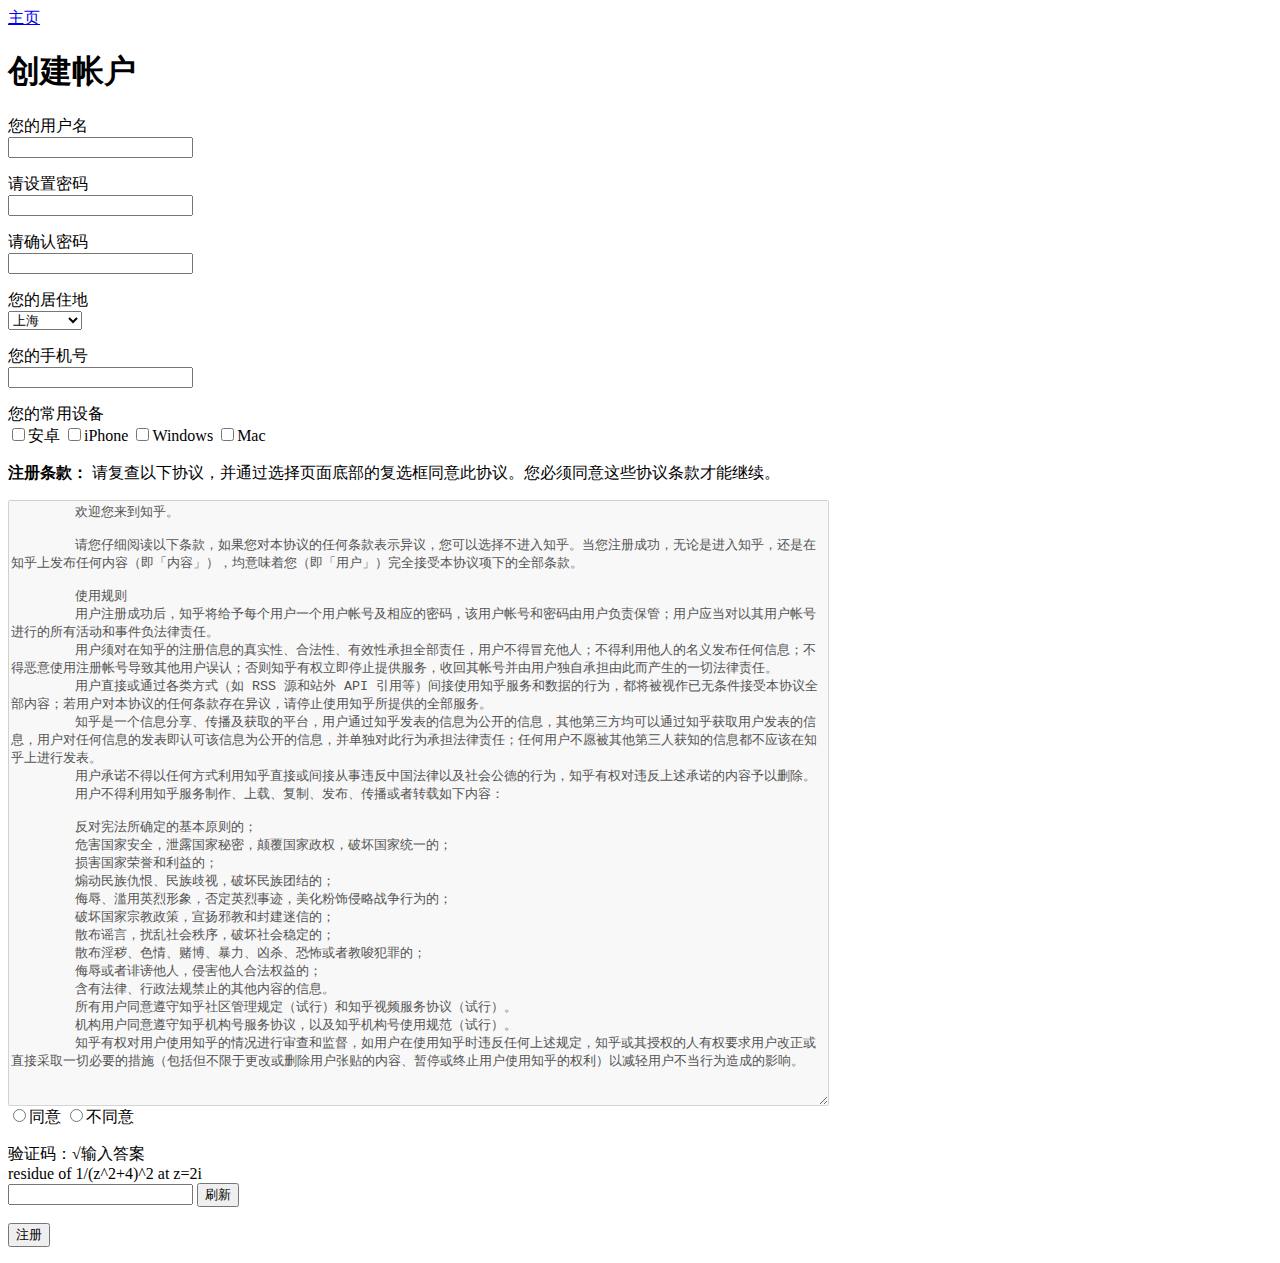
<file: lab2/register.html>
<html>

<head>
    <meta charset="utf8">
    <title>Register</title>
</head>

<body>
    <header>
        <nav><a href="index.html">主页</a></nav>
    </header>
    <h1>创建帐户</h1>
    <section>
        <form action="#" method="POST">
            <p>
                您的用户名<br>
                <input type="text" name="username" pattern="^\w+$" required>
            </p>

            <p>
                请设置密码<br>
                <input type="password" name="password" pattern="[A-Za-z0-9]{8,}" required>
            </p>
            <p>
                请确认密码<br>
                <input type="password" name="repassword" pattern="[A-Za-z0-9]{8,}" required>
            </p>
            <p>
                您的居住地<br>
                <select name="residence" required>
                    <option value="Beijing">北京</option>
                    <option value="Shanghai" selected>上海</option>
                    <option value="Guangdong">广东</option>
                    <option value="Zhejiang">浙江</option>
                    <option value="Jiangsu">江苏</option>
                    <option value="others">其他地方</option>
                </select>
            </p>
            <p>
                您的手机号<br>
                <input type="tel" name="telephone" pattern="^1{1}[0-9]{10}$" required>
            </p>
            <p>
                您的常用设备<br>
                <input type="checkbox" name="device" value="Android">安卓
                <input type="checkbox" name="device" value="iPhone">iPhone
                <input type="checkbox" name="device" value="Windows">Windows
                <input type="checkbox" name="device" value="Mac">Mac
            </p>

            <p>
                <strong>注册条款：</strong>
                请复查以下协议，并通过选择页面底部的复选框同意此协议。您必须同意这些协议条款才能继续。
            </p>
            <textarea name="appendix" disabled="true" cols="100%" rows="40%">
        欢迎您来到知乎。

        请您仔细阅读以下条款，如果您对本协议的任何条款表示异议，您可以选择不进入知乎。当您注册成功，无论是进入知乎，还是在知乎上发布任何内容（即「内容」），均意味着您（即「用户」）完全接受本协议项下的全部条款。
        
        使用规则
        用户注册成功后，知乎将给予每个用户一个用户帐号及相应的密码，该用户帐号和密码由用户负责保管；用户应当对以其用户帐号进行的所有活动和事件负法律责任。
        用户须对在知乎的注册信息的真实性、合法性、有效性承担全部责任，用户不得冒充他人；不得利用他人的名义发布任何信息；不得恶意使用注册帐号导致其他用户误认；否则知乎有权立即停止提供服务，收回其帐号并由用户独自承担由此而产生的一切法律责任。
        用户直接或通过各类方式（如 RSS 源和站外 API 引用等）间接使用知乎服务和数据的行为，都将被视作已无条件接受本协议全部内容；若用户对本协议的任何条款存在异议，请停止使用知乎所提供的全部服务。
        知乎是一个信息分享、传播及获取的平台，用户通过知乎发表的信息为公开的信息，其他第三方均可以通过知乎获取用户发表的信息，用户对任何信息的发表即认可该信息为公开的信息，并单独对此行为承担法律责任；任何用户不愿被其他第三人获知的信息都不应该在知乎上进行发表。
        用户承诺不得以任何方式利用知乎直接或间接从事违反中国法律以及社会公德的行为，知乎有权对违反上述承诺的内容予以删除。
        用户不得利用知乎服务制作、上载、复制、发布、传播或者转载如下内容：
        
        反对宪法所确定的基本原则的；
        危害国家安全，泄露国家秘密，颠覆国家政权，破坏国家统一的；
        损害国家荣誉和利益的；
        煽动民族仇恨、民族歧视，破坏民族团结的；
        侮辱、滥用英烈形象，否定英烈事迹，美化粉饰侵略战争行为的；
        破坏国家宗教政策，宣扬邪教和封建迷信的；
        散布谣言，扰乱社会秩序，破坏社会稳定的；
        散布淫秽、色情、赌博、暴力、凶杀、恐怖或者教唆犯罪的；
        侮辱或者诽谤他人，侵害他人合法权益的；
        含有法律、行政法规禁止的其他内容的信息。
        所有用户同意遵守知乎社区管理规定（试行）和知乎视频服务协议（试行）。
        机构用户同意遵守知乎机构号服务协议，以及知乎机构号使用规范（试行）。
        知乎有权对用户使用知乎的情况进行审查和监督，如用户在使用知乎时违反任何上述规定，知乎或其授权的人有权要求用户改正或直接采取一切必要的措施（包括但不限于更改或删除用户张贴的内容、暂停或终止用户使用知乎的权利）以减轻用户不当行为造成的影响。
</textarea>
            <br>
            <input type="radio" value="agree" name="agree" required>同意
            <input type="radio" value="disagree" name="agree" >不同意
            <p>
                验证码：√输入答案<br>
                residue of 1/(z^2+4)^2 at z=2i<br>
                <input type="text" name="captcha" required>
                <input type="button" value="刷新">
            </p>
            <p>
                <input type="submit" value="注册" name="continue">
            </p>
        
        </form>
    </section>
</body>

</html>
</file>
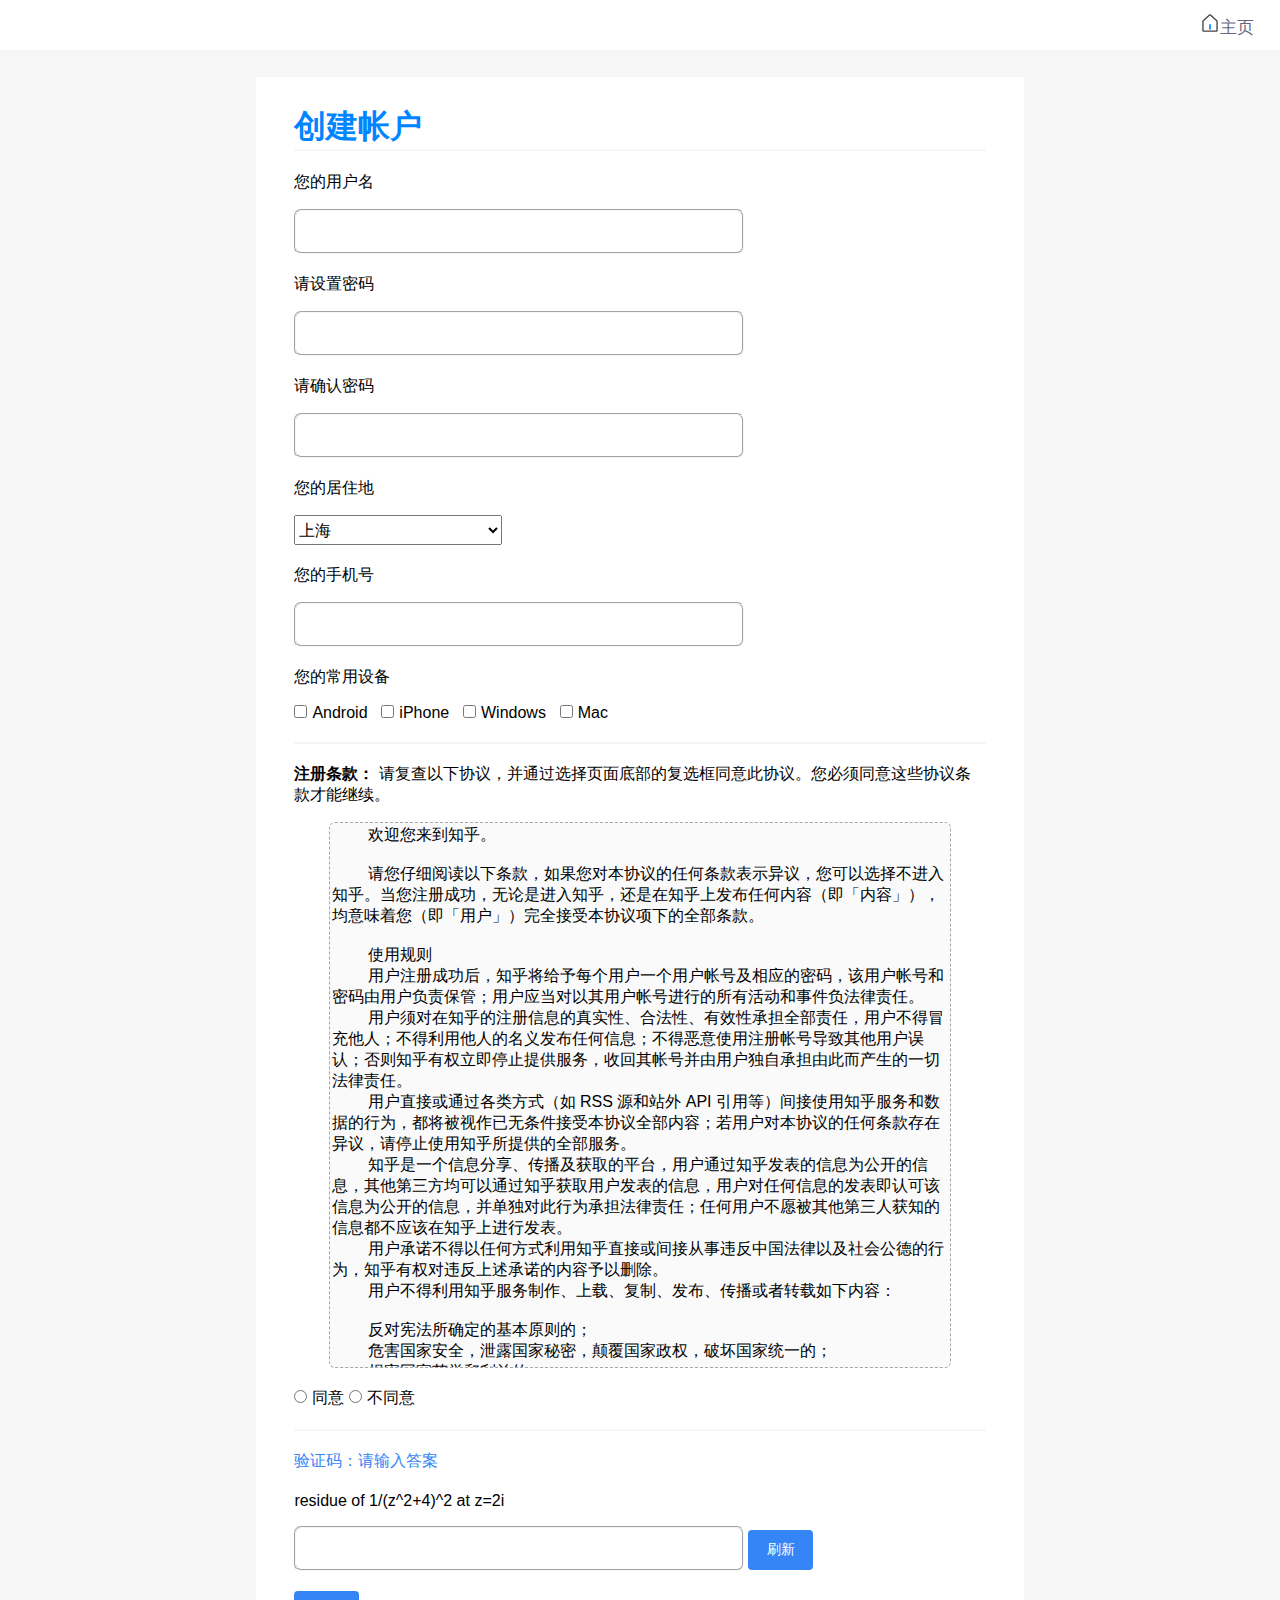
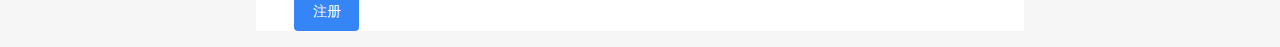
<file: lab3/register.html>
<html>

<head>
    <meta charset="utf8">
    <title>Register</title>
    <link href='css/reset.css' rel='stylesheet'>
    <link href='css/register.css' rel='stylesheet'>
</head>


<body>

    <nav><a href="index.html"><svg t="1585392166895" class="icon" viewBox="0 0 1024 1024" version="1.1"
                xmlns="http://www.w3.org/2000/svg" p-id="2793" width="20px" height="20px">
                <path
                    d="M838.427514 958.708971H185.572486c-37.901215 0-68.721151-30.829146-68.721151-68.721151V426.637844a68.798922 68.798922 0 0 1 22.88522-51.205219L466.716654 82.836637c26.173103-23.429619 65.60109-23.387663 91.740424 0.083911l325.873906 292.544822a68.812225 68.812225 0 0 1 22.817681 51.138704v463.383746c0 37.892005-30.820959 68.721151-68.721151 68.721151zM512.553609 134.042879L185.572486 426.637844v463.349976h652.855028v-463.383746L512.537236 134.051065l0.016373-0.008186z m-0.017397 0.008186z m-22.901592-25.611307h0.167822-0.167822z"
                    fill="#444444" p-id="2794"></path>
                <path
                    d="M554.951231 838.555427h-85.901439V598.030375c0-18.977213 15.383362-34.360576 34.360576-34.360575h17.180288c18.977213 0 34.360576 15.383362 34.360575 34.360575v240.525052z"
                    fill="#0084ff" p-id="2795"></path>
            </svg>主页</a></nav>

    <main>

        <h1>创建帐户</h1>
        <section>
            <form action="#" method="POST">
                <p>
                    您的用户名 </p>
                <input type="text" name="username" pattern="^\w+$" required>


                <p>
                    请设置密码 </p>
                <input type="password" name="password" pattern="[A-Za-z0-9]{8,}" required>

                <p>
                    请确认密码</p>
                <input type="password" name="repassword" pattern="[A-Za-z0-9]{8,}" required>

                <p>
                    您的居住地</p>
                <select name="residence" required>
                    <option value="Beijing">北京</option>
                    <option value="Shanghai" selected>上海</option>
                    <option value="Guangdong">广东</option>
                    <option value="Zhejiang">浙江</option>
                    <option value="Jiangsu">江苏</option>
                    <option value="others">其他地方</option>
                </select>

                <p>
                    您的手机号 </p>
                <input type="tel" name="telephone" pattern="^1{1}[0-9]{10}$" required>

                <p>
                    您的常用设备</p>

                <ul><li>
                    <input type="checkbox" name="device" value="Android"><span>Android</span></li>
                    <li>
                     <input type="checkbox" name="device" value="iPhone"><span>iPhone</span>
                    </li>
                    <li>  <input type="checkbox" name="device" value="Windows"><span>Windows</span></li>
                    <li>  <input type="checkbox" name="device" value="Mac"><span>Mac</span></li>
                </ul>

                
               
              
              


                <p class="register-terms">
                    <strong>注册条款：</strong>
                    请复查以下协议，并通过选择页面底部的复选框同意此协议。您必须同意这些协议条款才能继续。
                </p>
                <textarea name="appendix" disabled="true" cols="80%" rows="30%">
        欢迎您来到知乎。

        请您仔细阅读以下条款，如果您对本协议的任何条款表示异议，您可以选择不进入知乎。当您注册成功，无论是进入知乎，还是在知乎上发布任何内容（即「内容」），均意味着您（即「用户」）完全接受本协议项下的全部条款。
        
        使用规则
        用户注册成功后，知乎将给予每个用户一个用户帐号及相应的密码，该用户帐号和密码由用户负责保管；用户应当对以其用户帐号进行的所有活动和事件负法律责任。
        用户须对在知乎的注册信息的真实性、合法性、有效性承担全部责任，用户不得冒充他人；不得利用他人的名义发布任何信息；不得恶意使用注册帐号导致其他用户误认；否则知乎有权立即停止提供服务，收回其帐号并由用户独自承担由此而产生的一切法律责任。
        用户直接或通过各类方式（如 RSS 源和站外 API 引用等）间接使用知乎服务和数据的行为，都将被视作已无条件接受本协议全部内容；若用户对本协议的任何条款存在异议，请停止使用知乎所提供的全部服务。
        知乎是一个信息分享、传播及获取的平台，用户通过知乎发表的信息为公开的信息，其他第三方均可以通过知乎获取用户发表的信息，用户对任何信息的发表即认可该信息为公开的信息，并单独对此行为承担法律责任；任何用户不愿被其他第三人获知的信息都不应该在知乎上进行发表。
        用户承诺不得以任何方式利用知乎直接或间接从事违反中国法律以及社会公德的行为，知乎有权对违反上述承诺的内容予以删除。
        用户不得利用知乎服务制作、上载、复制、发布、传播或者转载如下内容：
        
        反对宪法所确定的基本原则的；
        危害国家安全，泄露国家秘密，颠覆国家政权，破坏国家统一的；
        损害国家荣誉和利益的；
        煽动民族仇恨、民族歧视，破坏民族团结的；
        侮辱、滥用英烈形象，否定英烈事迹，美化粉饰侵略战争行为的；
        破坏国家宗教政策，宣扬邪教和封建迷信的；
        散布谣言，扰乱社会秩序，破坏社会稳定的；
        散布淫秽、色情、赌博、暴力、凶杀、恐怖或者教唆犯罪的；
        侮辱或者诽谤他人，侵害他人合法权益的；
        含有法律、行政法规禁止的其他内容的信息。
        所有用户同意遵守知乎社区管理规定（试行）和知乎视频服务协议（试行）。
        机构用户同意遵守知乎机构号服务协议，以及知乎机构号使用规范（试行）。
        知乎有权对用户使用知乎的情况进行审查和监督，如用户在使用知乎时违反任何上述规定，知乎或其授权的人有权要求用户改正或直接采取一切必要的措施（包括但不限于更改或删除用户张贴的内容、暂停或终止用户使用知乎的权利）以减轻用户不当行为造成的影响。
</textarea>
                <p>
                <input type="radio" value="agree" name="agree" required>同意
                <input type="radio" value="disagree" name="agree">不同意
                </p>
                <p class='captcha-tip'>
                    验证码：请输入答案</p>
                <p class="question captcha">
                    residue of 1/(z^2+4)^2 at z=2i
                </p>
                    <input type="text" name="captcha" required>
                    <input type="button" value="刷新" class="btn">
                </p>
                <p>
                    <input type="submit" value="注册" name="sign-up" class='btn'>
                </p>

            </form>
        </section>
    </main>
</body>

</html>
</file>
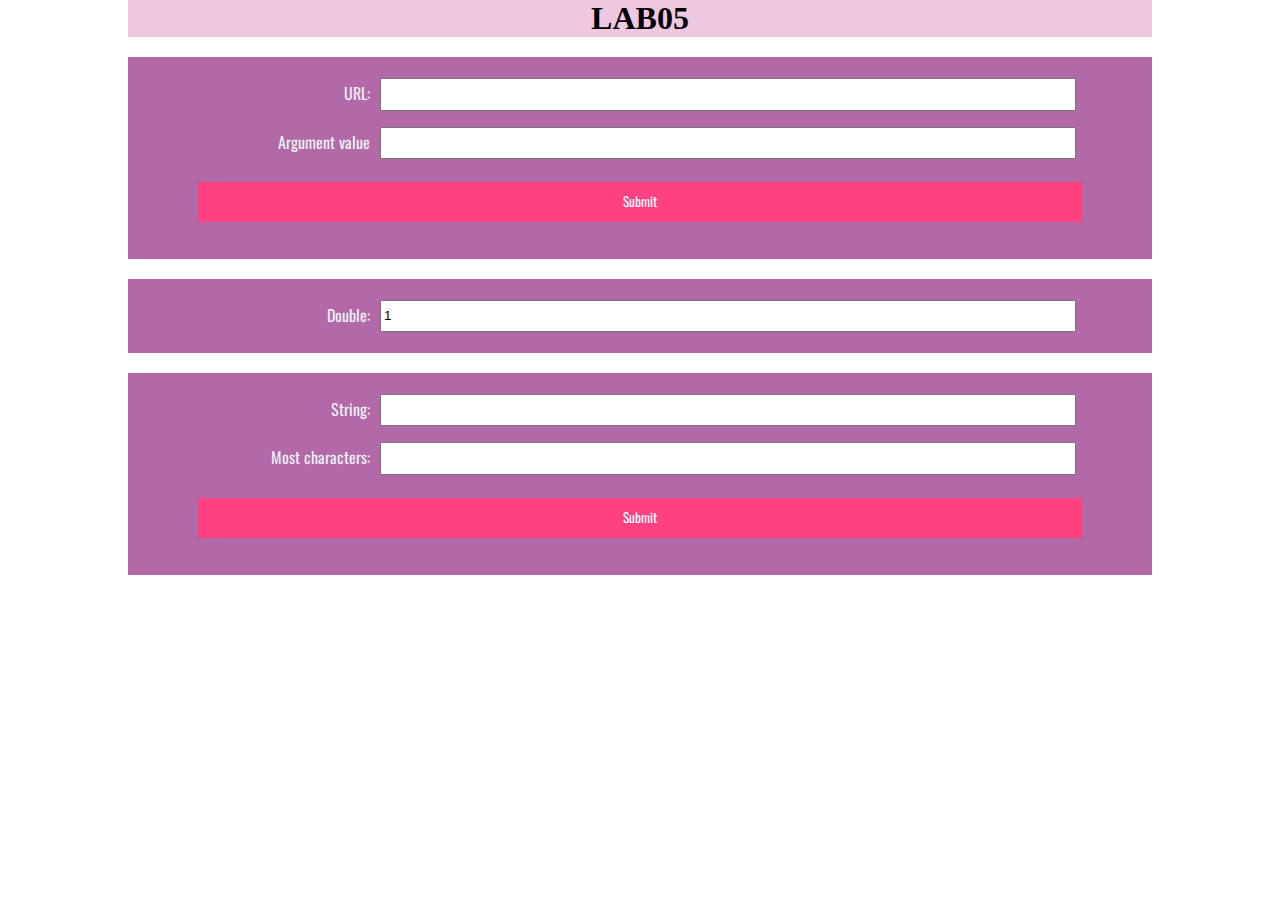
<file: lab5/lab05.html>
<!DOCTYPE html>
<html>
    <head>
        <meta charset="utf-8">
        <meta name="viewport" content="initial-scale=1.0,maximum-scale=1.0,width=device-width">
        <title>Lab05</title>
        <link href="lab05.css" rel="stylesheet">
    </head>
    <body>
        <!--header-->
        <div class="header" >
            <div id="nav">
                <h1>LAB05</h1>
            </div>
        </div>
        <!--form-->
        <form>
            <div class="item">
                <div>
                    <label for="url">URL:</label>
                    <input type="text" id="url"/>
                </div>
                <div>
                    <label for="url-result">Argument value</label>
                    <input type="text" id="url-result"/>
                </div>
                <div>
                    <button type="button" id="url_submit" >Submit</button>
                </div>
            </div>
            <div class="item">
                <label for="mul">Double:</label>
                <input type="text" id="mul"/>
            </div>
            <div class="item">
                <div>
                    <label for="most">String:</label>
                    <input type="text" id="most"/>
                </div>
                <div>
                    <label for="most-result">Most characters:</label>
                    <input type="text" id="most-result"/>
                </div>
                <div>
                    <button type="button" id="most_submit">Submit</button>
                </div>
            </div>
        </form>
    </body>
</html>
<script src="lab05.js"></script>
</file>
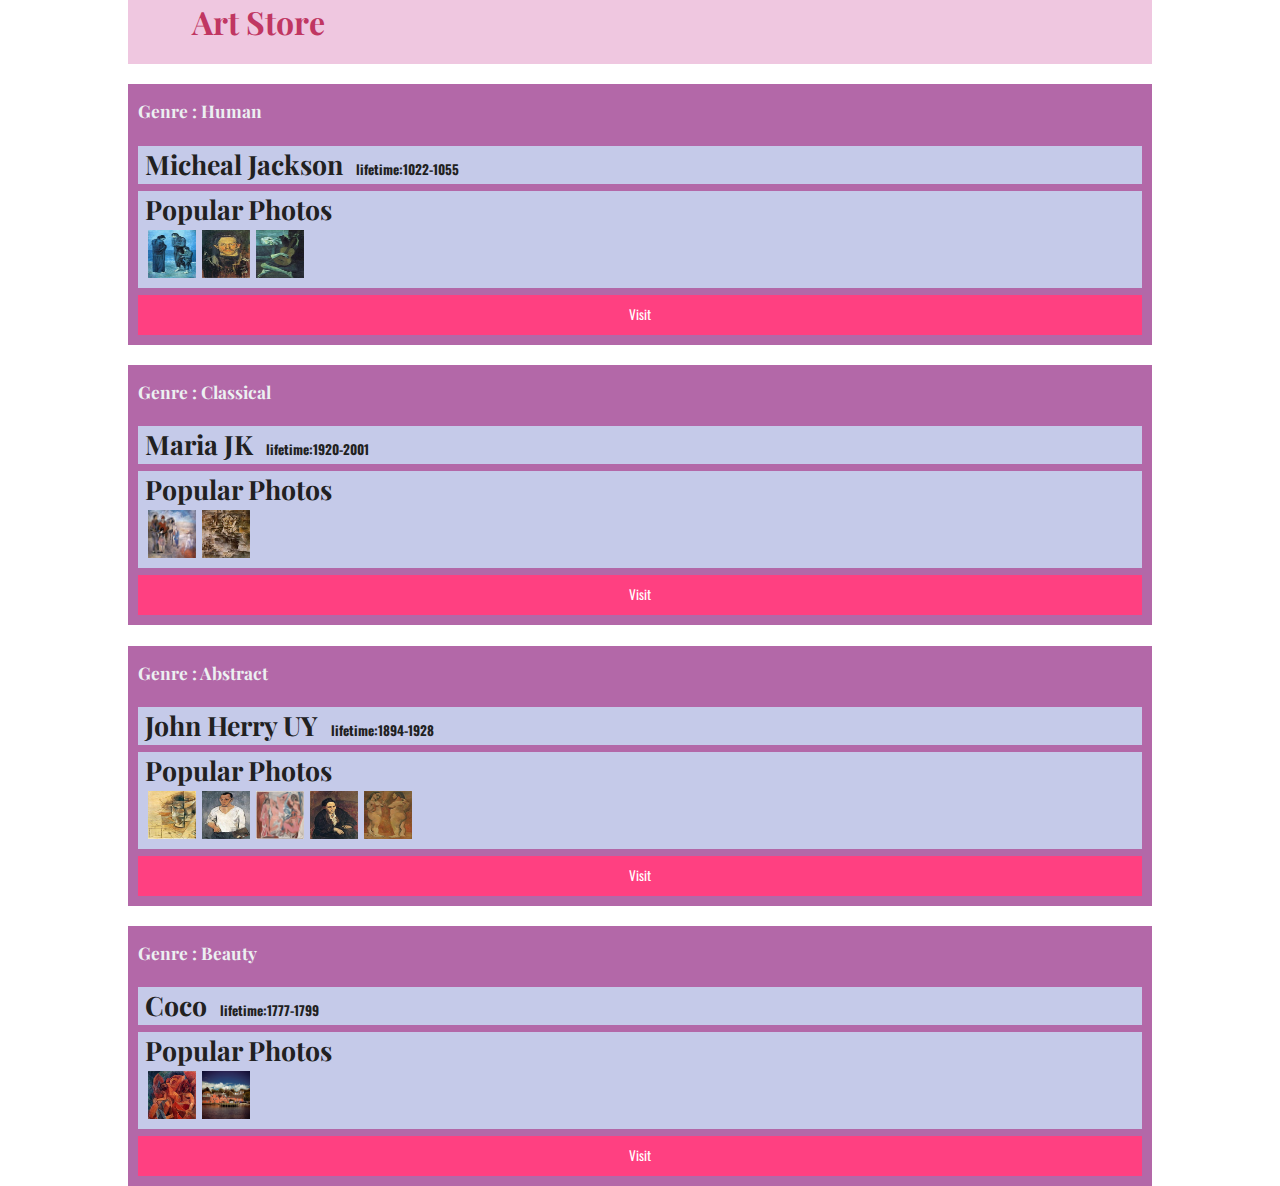
<file: lab7/lab07.html>
<!DOCTYPE html>
<html>
<head>
    <meta charset="utf-8">
    <meta name="viewport" content="initial-scale=1.0,maximum-scale=1.0,width=device-width">
    <title>Lab07</title>
    <link href="lab07.css" rel="stylesheet">
</head>
<body>
<!--header-->
<div class="header" >
    <div id="nav">
        <h1>Art Store</h1>
    </div>
</div>
<!--&lt;!&ndash;hot area&ndash;&gt;-->
<div class="flex-container justify">
<script src="./lab07.js"></script>
</div>
</body>
</html>
</file>
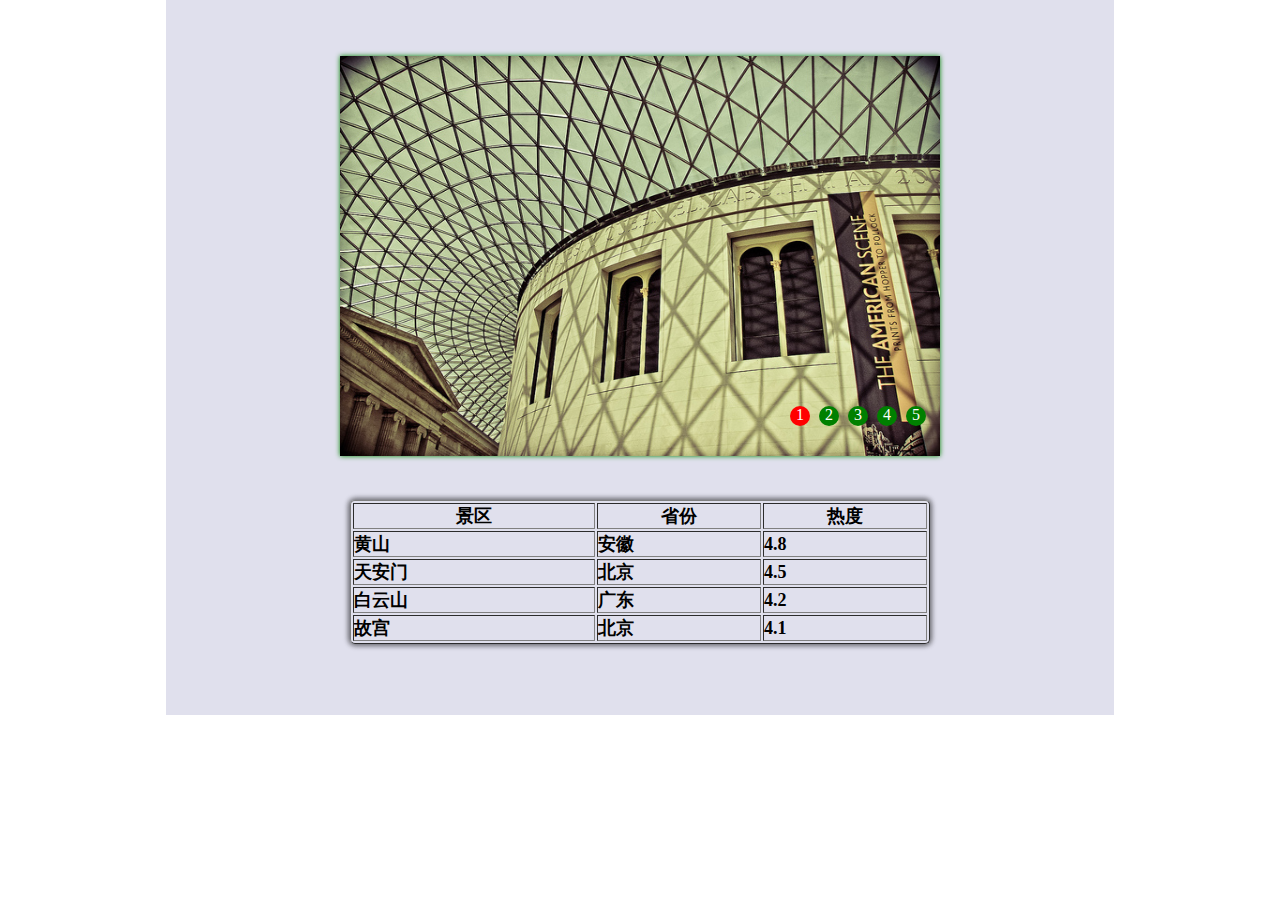
<file: lab8/Lab08.html>
<!DOCTYPE html>
<html>
<head>
    <meta charset="UTF-8">
    <title>Lab08</title>
    <link rel="stylesheet" href="Lab08.css">
</head>
<body>
<div id="bd">
    <div class="container">
        <div class="wrap" style="left:0px">
            <img src="1.jpg" alt="1">
            <img src="2.jpg" alt="2">
            <img src="3.jpg" alt="3">
            <img src="4.jpg" alt="4">
            <img src="5.jpg" alt="5">
        </div>
        <div class="buttons">
            <span class="on">1</span>
            <span>2</span>
            <span>3</span>
            <span>4</span>
            <span>5</span>
        </div>
        <a href="javascript:" class="arrow arrow_left">&lt;</a>
        <a href="javascript:" class="arrow arrow_right">&gt;</a>
    </div>
    <table border="1">
        <tr>
            <th>景区</th>
            <th>省份</th>
            <th>热度</th>
        </tr>
        <tr>
            <td>黄山</td>
            <td>安徽</td>
            <td>4.8</td>
        </tr>
        <tr>
            <td>天安门</td>
            <td>北京</td>
            <td>4.5</td>
        </tr>
        <tr>
            <td>白云山</td>
            <td>广东</td>
            <td>4.2</td>
        </tr>
        <tr>
            <td>故宫</td>
            <td>北京</td>
            <td>4.1</td>
        </tr>
    </table>
</div>
<script type="text/javascript" src="jquery-3.3.1.min.js"></script>
<script src="Lab08.js"></script>
</body>
</html>
</file>
<file: lab1/stylesheet.css>
img {
    margin: 0;
    padding: 0;
}

header {
    width: 100%;
    height: 52px;
    position: relative;
    padding: 0 16px;
    margin: 0 0 0;
    align-items: center;
    background-color: cornsilk;
}

nav {
    /* 设置宽度高度*/
    height: 50px;
    width: 600px;
    position: fixed;
    /*固定在顶部*/
    top: 0;
    padding: 0 0 0 0;
    border: 0 0 0 0;
    float: left;
    background-color: rgb(211, 168, 168);
}

ul {
    list-style-type: none;
}

nav ul {
    width: 600px;
    /*宽度也改为自动*/
    height: 43px;
    white-space: nowrap;
    overflow: hidden;
    margin-left: 0;
    margin-top: 0;
    padding: 0;
    position: fixed;
}

nav li {
    float: left;
    margin-right: 2%;
    /* 两个li之间的距离*/
    position: relative;
    overflow: hidden;
}

nav a {
    /* 设置链接内容显示的格式*/
    display: block;
    /* 把链接显示为块元素可使整个链接区域可点击 */
    color: rgb(41, 77, 175);
    text-align: center;
    padding: 5px;
    overflow: scroll;
    text-decoration: none;
    /* 去除下划线 */
}

.left_nav {
    text-align: left;
    background-color: cornflowerblue;
    margin-top: 10px;
}

.right_nav {
    float: right;
}

.container {
    margin: 0;
    padding: 0;
    width: 100%;
    height: 100%;
}

aside {
    float: right;
    background-color: rgb(94, 92, 223);
    width: 25%;
}

section {
    float: left;
    /* background-color: rgb(168, 33, 33); */
    width: 75%;
}
</file>
<file: lab2/stylesheet.css>
img {
    margin: 0;
    padding: 0;
}

header {
    width: 100%;
    height: 52px;
    position: relative;
    padding: 0 16px;
    margin: 0 0 0;
    align-items: center;
    background-color: cornsilk;
}

nav {
    /* 设置宽度高度*/
    height: 50px;
    width: 600px;
    position: fixed;
    /*固定在顶部*/
    top: 0;
    padding: 0 0 0 0;
    border: 0 0 0 0;
    float: left;
    background-color: rgb(211, 168, 168);
}

ul {
    list-style-type: none;
}

nav ul {
    width: 600px;
    /*宽度也改为自动*/
    height: 43px;
    white-space: nowrap;
    overflow: hidden;
    margin-left: 0;
    margin-top: 0;
    padding: 0;
    position: fixed;
}

nav li {
    float: left;
    margin-right: 2%;
    /* 两个li之间的距离*/
    position: relative;
    overflow: hidden;
}

nav a {
    /* 设置链接内容显示的格式*/
    display: block;
    /* 把链接显示为块元素可使整个链接区域可点击 */
    color: rgb(41, 77, 175);
    text-align: center;
    padding: 5px;
    overflow: scroll;
    text-decoration: none;
    /* 去除下划线 */
}

.left_nav {
    text-align: left;
    background-color: cornflowerblue;
    margin-top: 10px;
}

.right_nav {
    float: right;
}

.container {
    margin: 0;
    padding: 0;
    width: 100%;
    height: 100%;
}

aside {
    float: right;
    background-color: rgb(94, 92, 223);
    width: 25%;
}

section {
    float: left;
    /* background-color: rgb(168, 33, 33); */
    width: 75%;
}
</file>
<file: lab3/css/index.css>
a {
    text-decoration: none;
}
ul {
    list-style: none;
}
img {
    margin: 0;
    padding: 0;
}

body {
    font-family: Arial, Helvetica, sans-serif;
    margin: 0;
    color: #000000;
    background-color: #f6f6f6;
}

nav {
    /* 设置宽度高度背景颜色 */
    height: 60px;
    /*高度改为自动高度*/
    width: 100%;
    margin-left: 0;
    padding-left: 0;
    background-color: rgb(255, 255, 255);
    position: fixed;
    /*固定在顶部*/
    top: 0;
    left: 0;
    margin-bottom: 5px;
    z-index: 20; }
  
.register {
    right: 40px;
    float: right; }
  

  
  nav ul {
    /* 清除ul标签的默认样式 */
    width: auto;
    /*宽度也改为自动*/
    list-style-type: none;
    white-space: nowrap;
    overflow: hidden;
    margin-left: 4%;
    margin-top: 1%;
    padding: 0; }
  
  nav li {
    float: left;
    /* 使li内容横向浮动，即横向排列  */
    margin-right: 3.5%;
    /* 两个li之间的距离*/
    /* position: relative; */
    /* overflow: hidden;  */
}

  
  nav ul :nth-child(n+2) 
  {
    /* 设置链接内容显示的格式*/
    display: block;
    /* 把链接显示为块元素可使整个链接区域可点击 */
    color: #636977;
    text-align: center;
    padding: 5px;
    overflow: hidden;
    text-decoration: none;
    /* 去除下划线 */
    background-color: none;
    transition-property: all;
    transition-duration: 500ms; }
  


nav a {
    /* 设置链接内容显示的格式*/
    display: block;
    /* 把链接显示为块元素可使整个链接区域可点击 */    
    text-align: center;
    padding:1% 3% 1% ;

    color: #636977;
    text-decoration: none;
    /* 去除下划线 */
}

.left-nav a:hover, .register a:hover{
    color: #679ed1;
    cursor: pointer;
    border-bottom: 2px solid #0a88d3;
}


main {
    margin: 80px 13% 0 13%;
    padding: 0;
    width: 80%;
    
}
main::after {
    clear: both;
    content:"";
    display:block;
}
main a:hover {
    color:#275294;
    cursor: pointer;
}
aside {
    float: right;
    width: 30%;
    background-color: #ffffff;
    padding-top: 2%;
    padding-bottom: 2%;

    
}
aside a {
    color: #636977;


}


aside ul {
    padding-inline-start: 0;
    width: 100%;
  
  
}

aside li {
    display: block;
    text-align: center;
    padding: 0.2em 0;
}
aside .icon.name {
    margin-left: 5%;
    text-align: justify;
}
aside svg {
    padding-top: 1%;
}
section {
    float: left;
    width: 68%;
    /* background-color: rgb(168, 33, 33); */
    background-color: #fff;
}
.headline {
    color: #0084ff;
    font-weight: 500;
  
    display: block;
    font-size: 16px;
    border-bottom: 2px solid #f6f6f6;
    padding-top: 3%;
    padding-bottom: 3%;
    padding-left: 2%;
}
.headline span {
    margin-left: 2%;
}

section ul {
    padding-inline-start: 0;
}

h3 a{
    font-size: 18px;
    font-weight: 600;
}

main section li {
    border-bottom: 2px solid #f6f6f6;

}
section li article {
    margin: 1% 1% 1% 1%;
    padding: 1% 3% 1% 3%;
}
section li blockquote small{
    padding: 1% 1% 1% 1%;
    background-color: #eaf3fe;
    border-radius: 5px;
    color: #3585f7;
}
blockquote svg {
    margin-right: 1%;
}
section .full-text {
    color: #275294;
}

.page-number {
    margin-right: 2%;
    color: rgb(76, 134, 189);
    font-family: 'Lucida Sans', 'Lucida Sans Regular', 'Lucida Grande', 'Lucida Sans Unicode', Geneva, Verdana, sans-serif;
    text-align: center !important;
}
.page-number a {
    
    
        margin-right: 2%;
        color: rgb(76, 134, 189);
        font-family: 'Lucida Sans', 'Lucida Sans Regular', 'Lucida Grande', 'Lucida Sans Unicode', Geneva, Verdana, sans-serif;
    
}
</file>
<file: lab3/css/register.css>
a {
    text-decoration: none;
}
ul {
    list-style: none;
    padding-inline-start: 0;
}
ul::after{
    clear: both;
    content: "";
    display: block;

}
li {
    float: left;
    margin-right: 2%;
}
li input  {
    margin-right: 5px;

}
body {
    font-family: Arial, Helvetica, sans-serif;
    margin: 0;
    color: #000000;
    background-color: #f6f6f6;
}

nav {
    /* 设置宽度高度背景颜色 */
    height: 50px;
    /*高度改为自动高度*/
    width: 100%;
    margin-left: 0;
    padding-left: 0;
    background-color: rgb(255, 255, 255);
    position: fixed;
    /*固定在顶部*/
    top: 0;
    left: 0;
    margin-bottom: 5px;
    z-index: 20; 
}

nav a {
    /* 设置链接内容显示的格式*/
    display: block;
    /* 把链接显示为块元素可使整个链接区域可点击 */    
    text-align: center;
    font-size: 17px;
  
    color: #636977;
    float: right;
    margin-right: 2%;
    padding-top: 1%;
    background-color: none;
    transition-property: all;
    transition-duration: 500ms; }
}
nav a:hover{
    color: #679ed1;
    cursor: pointer;
    border-bottom: 2px solid #0a88d3;
}
main {
    margin: 6% 20% 0 20%;
    background-color: #fff;
    width: 60%;
    padding-top: 1%;
}
main > * {
    margin-left: 5%;
    margin-right: 5%;
    margin-top: 2%;

}
main h1 {
    border-bottom: 2px solid #f6f6f6;
    color: #0084ff;
}
input[type='text'], input[type='password'],input[type='tel']{
    text-rendering: auto;
    letter-spacing: normal;
    word-spacing: normal;
    text-transform: none;
    text-indent: 0px;
    text-shadow: none;
    display: inline-block;
    text-align: start;
    cursor: text;
    margin: 0em;
    font: 400 11px;
    padding: 1px;
    border-width: 2px;
    border-style: groove;
    border-color: #f6f6f6;
    border-image: initial;
    font: inherit;
    border-radius: 7px;
    padding: 12px 10px 11px !important;
    width: 65%;
    max-width: none !important;
}
.btn {
    font-family: Verdana, Geneva, Tahoma, sans-serif;
    color: #fff;
    display: inline-block;
    text-align: center;
    white-space: nowrap;
    vertical-align: middle;
    cursor: pointer; 
    -webkit-user-select: none;
    -moz-user-select: none;
    -ms-user-select: none;
    user-select: none;
    border: 1px solid transparent;
    border-radius: 4px;
    color: #fff;
    text-decoration: none;
    overflow: hidden;
    line-height: 1.4;
    padding: 6px 12px;
    font-size: 14px;
    font-weight: 300;
    background-color: #3585f7;
    width: 65px;
    height: 40px;
}
p {
    margin-top: 20px;
}
select {
    width: 30%;
    height: 30px;
}
.register-terms{
    border-top: 2px solid #f6f6f6;
    padding-top: 20px;
}
textarea {
    width: 90%;
    margin-left: 5%;
    resize: none;
    border:1px dashed rgb(168, 165, 165);
    border-radius: 6px;
}
input[type='radio'] {
    margin-right: 5px;
}
.captcha-tip {
    color: #3585f7;
    border-top: 2px solid #f6f6f6;
    border-top: 2px solid #f6f6f6;
    padding-top: 20px;
}
</file>
<file: lab5/lab05.css>
@import url(https://fonts.googleapis.com/css?family=Playfair+Display);
@import url(https://fonts.googleapis.com/css?family=Oswald);
html, body, header, footer, hgroup, nav, main, article, section, figure, figcaption, h1, h2, h3, ul, li, body, div, p, img
{
    margin: 0;
    padding: 0;
    font-size: 100%;
    vertical-align: baseline;
    border: 0;
}
body{
    max-width: 80%;
    margin: 0 auto;
    vertical-align: center;
    background-color:white;
    height: 100%;
}


#nav{
    width: 100%;
    height: auto;
    text-align: center;
    font-size: xx-large;
    background-color: rgba(203,71,152, 0.3);
}

.item{
    background-color: RGB(179,104,168);
    color: #ECF0F1;
    margin:0 auto;
    padding:2%;
    width:auto;
    height:auto;
    font-family: 'Oswald', Arial, sans-serif;
    margin-top: 2%;
    text-align: center;
    vertical-align: center;
}
.item div{
    margin-bottom: 1em;
}

.item p {
    width:100%;
    font-size: 12pt;
}

label{
    cursor: pointer;
    display: inline-block;
    padding: 3px 6px;
    text-align: right;
    width: 10em;
    vertical-align: top;
}
input{
    width: 70%;
    height: 2em;
}

button {
    font-family: 'Oswald', Arial, sans-serif;
    background-color: #FF4081;
    color: white;
    padding: 0 7px 2px 7px;
    margin-top: 7px;
    width: 90%;
    height: 3em;
    border: none;
}
button:hover {
    background-color: #FF80AB;
    cursor: pointer;
}
button:active {
    background-color: #F8BBD0;
    cursor: pointer;
}
</file>
<file: lab7/lab07.css>
@import url(https://fonts.googleapis.com/css?family=Playfair+Display);
@import url(https://fonts.googleapis.com/css?family=Oswald);

html, body, header, footer, hgroup, nav, main, article, section, figure, figcaption, h1, h2, h3, ul, li, body, div, p, img
{
    margin: 0;
    padding: 0;
    font-size: 100%;
    vertical-align: baseline;
    border: 0;
}

body{
    width: 80%;
    margin: 0 auto;
    background-color:white;
}
#nav{
    height: 4em;
    background-color: rgba(203,71,152, 0.3);
}

.header h1{
    font-family: 'Playfair Display', serif;
    font-size: 2em;
    padding-left: 2em;
    color:RGB(192,54,98);
}


.justify {
    -webkit-justify-content: space-between;
    -ms-flex-pack: justify;
    justify-content: space-between;
}

.item{
    background-color: RGB(179,104,168);
    color: #ECF0F1;
    margin:0;
    padding:10px;
    width:auto;
    height:auto;
    font-family: 'Oswald', Arial, sans-serif;
    margin-top: 2%;
}


.item p {
    width:100%;
    font-size: 12pt;
}

.item h3 {
    font-family: 'Playfair Display', serif;
    font-size: 20pt;
}

.item h4 {
    font-family: 'Playfair Display', serif;
    font-size: 13pt;
    margin-top: 5px;
}

.inner-box {
    color: #212121;
    background-color: #C5CAE9;
    padding: 0 7px 2px 7px;
    margin-top: 7px;
}
.photo {
    width: 3em;
    height: 3em;
    margin: 3px;
}

.item div img:hover{
    border-color: lightblue;
}

button {
    font-family: 'Oswald', A7   rial, sans-serif;
    background-color: #FF4081;
    color: white;
    padding: 0 7px 2px 7px;
    margin-top: 7px;
    width: 100%;
    height: 3em;
    border: none;
}
button:hover {
    background-color: #FF80AB;
    cursor: pointer;
}
button:active {
    background-color: #F8BBD0;
    cursor: pointer;
}
</file>
<file: lab8/Lab08.css>
* {
    margin:0;
    padding:0;
}
body {
    width: 100%;
    
}
a{
    text-decoration: none;
}
.container {
    position: relative;
    width: 600px;
    height: 400px;
    margin:0 auto 0 auto;
    margin-top: 30px;

    box-shadow: 0 0 5px green;
    overflow: hidden;
}
.container .wrap {
    position: absolute;
    width: 4200px;
    height: 400px;
    z-index: 1;
    transition-property: all;
    transition-duration: 600ms;

}
.container .wrap img {
    float: left;
    width: 600px;
    height: 400px;
}
.container .buttons {
    position: absolute;
    right: 5px;
    bottom:40px;
    width: 150px;
    height: 10px;
    z-index: 2;
}
.container .buttons span {
    margin-left: 5px;
    display: inline-block;
    width: 20px;
    height: 20px;
    border-radius: 50%;
    background-color: green;
    text-align: center;
    color:white;
    cursor: pointer;
}
.container .buttons span.on{
    background-color: red;
}
.container .arrow {
    position: absolute;
    top: 35%;
    color: green;
    padding:0px 14px;
    border-radius: 50%;
    font-size: 50px;
    z-index: 2;
    display: none;
}
.container .arrow_left {
    left: 10px;
}
.container .arrow_right {
    right: 10px;
}
.container:hover .arrow {
    display: block;
}
.container .arrow:hover {
    background-color: rgba(0,0,0,0.2);
}
#bd {
    width: 70%;
    margin: 0 auto;
    padding: 2%;
    background-color: #e0e0ed;

}
div table {
    margin: 5% auto;
    width: 580px;
    border-radius: 5px;
    font-size: large;
    font-weight: bold;
    box-shadow: -2px 0px 5px 1px rgba(0, 0, 0, 0.2),0px -2px 5px 1px rgba(0, 0, 0, 0.2),2px 0px 5px 1px rgba(0, 0, 0, 0.2),0px 2px 5px 1px rgba(0, 0, 0, 0.2);

}
</file>
